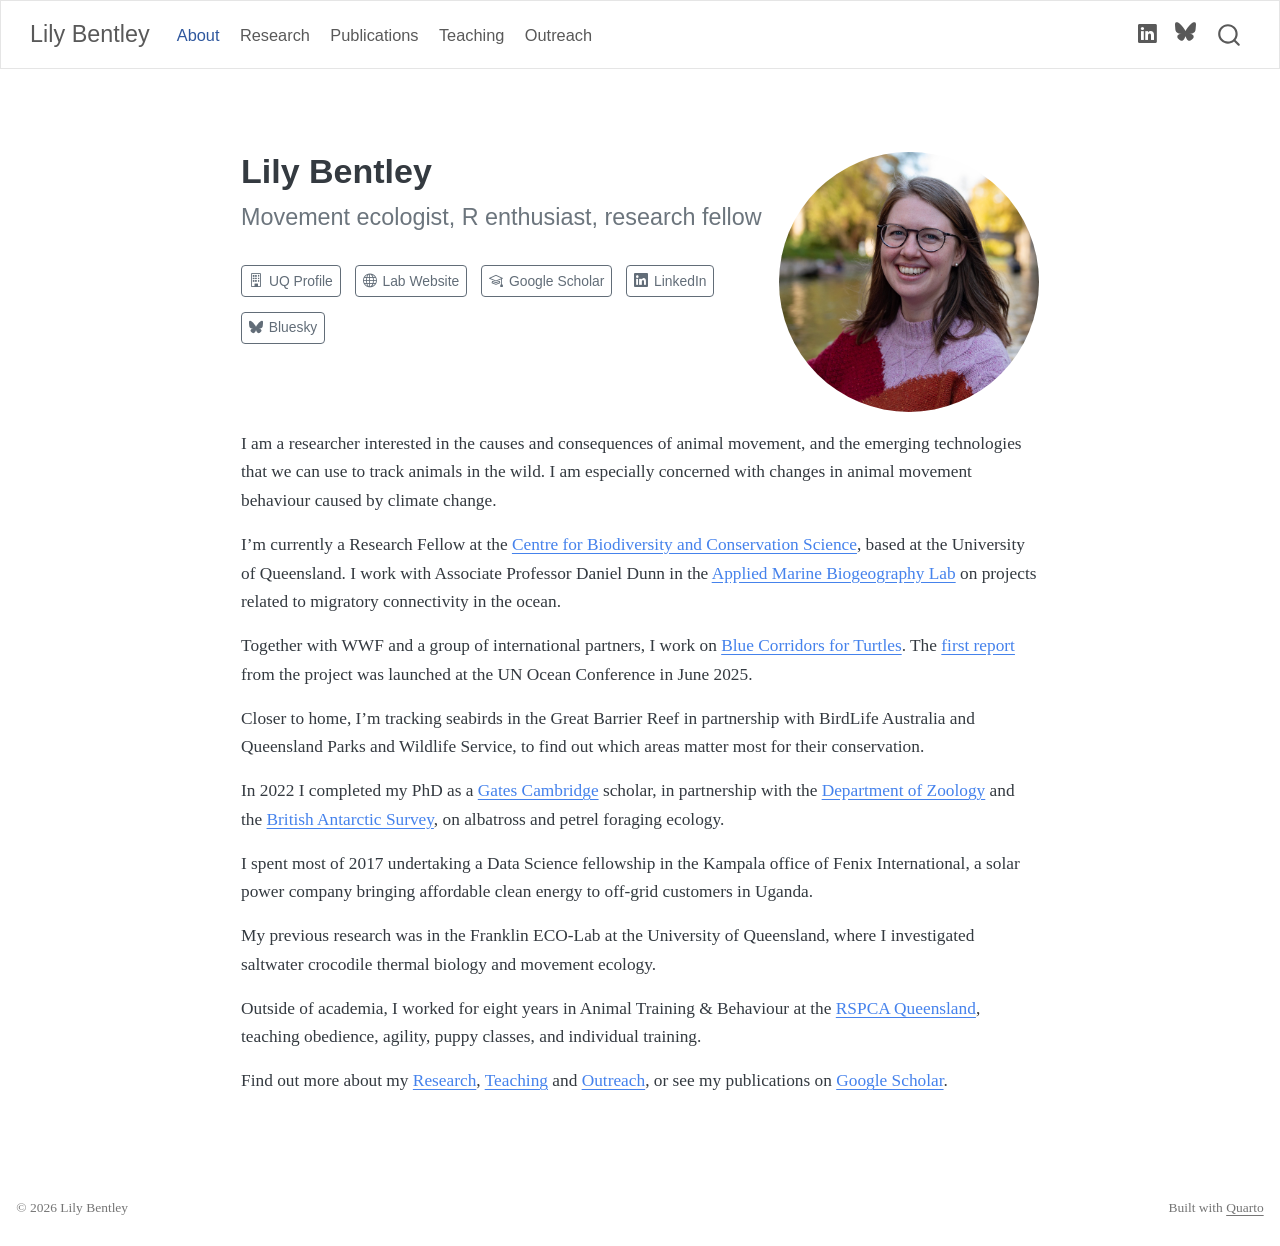
<file: docs/index.html>
<!DOCTYPE html>
<html xmlns="http://www.w3.org/1999/xhtml" lang="en" xml:lang="en"><head>

<meta charset="utf-8">
<meta name="generator" content="quarto-1.10.18">

<meta name="viewport" content="width=device-width, initial-scale=1.0, user-scalable=yes">


<title>Lily Bentley</title>
<style>
/* Default styles provided by pandoc.
** See https://pandoc.org/MANUAL.html#variables-for-html for config info.
*/
span.smallcaps{font-variant: small-caps;}
div.columns{display: flex; gap: 1.5em;}
div.column{flex: auto;}
@media screen {
div.columns{gap: min(4vw, 1.5em);}
div.column{overflow-x: auto;}
}
div.hanging-indent{margin-left: 1.5em; text-indent: -1.5em;}
ul.task-list{list-style: none;}
ul.task-list li input[type="checkbox"] {
  width: 0.8em;
  margin: 0 0.8em 0.2em -1em; /* quarto-specific, see https://github.com/quarto-dev/quarto-cli/issues/4556 */ 
  vertical-align: middle;
}
</style>


<script src="site_libs/quarto-nav/quarto-nav.js"></script>
<script src="site_libs/quarto-nav/headroom.min.js"></script>
<script src="site_libs/clipboard/clipboard.min.js"></script>
<script src="site_libs/quarto-search/autocomplete.umd.js"></script>
<script src="site_libs/quarto-search/fuse.min.js"></script>
<script src="site_libs/quarto-search/quarto-search.js"></script>
<meta name="quarto:offset" content="./">
<script src="site_libs/quarto-html/quarto.js" type="module"></script>
<script src="site_libs/quarto-html/tabsets/tabsets.js" type="module"></script>
<script src="site_libs/quarto-html/popper.min.js"></script>
<script src="site_libs/quarto-html/tippy.umd.min.js"></script>
<link href="site_libs/quarto-html/tippy.css" rel="stylesheet">
<link href="site_libs/quarto-html/quarto-syntax-highlighting-64a204ab8560d761af7679ceaba22944.css" rel="stylesheet" id="quarto-text-highlighting-styles">
<script src="site_libs/bootstrap/bootstrap.min.js"></script>
<link href="site_libs/bootstrap/bootstrap-icons.css" rel="stylesheet">
<link href="site_libs/bootstrap/bootstrap-529c26969d27a2a2473a4b9f3bafd9fb.min.css" rel="stylesheet" append-hash="true" id="quarto-bootstrap" data-mode="light">
<script id="quarto-search-options" type="application/json">{
  "location": "navbar",
  "copy-button": false,
  "collapse-after": 3,
  "panel-placement": "end",
  "type": "overlay",
  "limit": 50,
  "keyboard-shortcut": [
    "f",
    "/",
    "s"
  ],
  "show-item-context": false,
  "language": {
    "search-no-results-text": "No results",
    "search-matching-documents-text": "matching documents",
    "search-copy-link-title": "Copy link to search",
    "search-hide-matches-text": "Hide additional matches",
    "search-more-match-text": "more match in this document",
    "search-more-matches-text": "more matches in this document",
    "search-clear-button-title": "Clear",
    "search-text-placeholder": "",
    "search-detached-cancel-button-title": "Cancel",
    "search-submit-button-title": "Submit",
    "search-label": "Search"
  }
}</script>


<link rel="stylesheet" href="styles.css">
</head>

<body class="nav-fixed fullcontent quarto-light">

<div id="quarto-search-results"></div>
  <header id="quarto-header" class="headroom fixed-top">
    <nav class="navbar navbar-expand-lg " data-bs-theme="dark">
      <div class="navbar-container container-fluid">
      <div class="navbar-brand-container mx-auto">
    <a class="navbar-brand" href="./index.html">
    <span class="navbar-title">Lily Bentley</span>
    </a>
  </div>
            <div id="quarto-search" class="" title="Search"></div>
          <button class="navbar-toggler" type="button" data-bs-toggle="collapse" data-bs-target="#navbarCollapse" aria-controls="navbarCollapse" role="menu" aria-expanded="false" aria-label="Toggle navigation" onclick="if (window.quartoToggleHeadroom) { window.quartoToggleHeadroom(); }">
  <span class="navbar-toggler-icon"></span>
</button>
          <div class="collapse navbar-collapse" id="navbarCollapse">
            <ul class="navbar-nav navbar-nav-scroll me-auto">
  <li class="nav-item">
    <a class="nav-link active" href="./index.html" aria-current="page"> 
<span class="menu-text">About</span></a>
  </li>  
  <li class="nav-item">
    <a class="nav-link" href="./research.html"> 
<span class="menu-text">Research</span></a>
  </li>  
  <li class="nav-item">
    <a class="nav-link" href="https://scholar.google.com/citations?user=ZLBy3hIAAAAJ&amp;hl=en"> 
<span class="menu-text">Publications</span></a>
  </li>  
  <li class="nav-item">
    <a class="nav-link" href="./teaching.html"> 
<span class="menu-text">Teaching</span></a>
  </li>  
  <li class="nav-item">
    <a class="nav-link" href="./outreach.html"> 
<span class="menu-text">Outreach</span></a>
  </li>  
</ul>
            <ul class="navbar-nav navbar-nav-scroll ms-auto">
  <li class="nav-item compact">
    <a class="nav-link" href="https://au.linkedin.com/in/lily-bentley-45000776"> <i class="bi bi-linkedin" role="img" aria-label="LinkedIn">
</i> 
<span class="menu-text"></span></a>
  </li>  
  <li class="nav-item compact">
    <a class="nav-link" href="https://bsky.app/profile/lilybentley.bsky.social"> <i class="bi bi-bluesky" role="img" aria-label="Bluesky">
</i> 
<span class="menu-text"></span></a>
  </li>  
</ul>
          </div> <!-- /navcollapse -->
            <div class="quarto-navbar-tools">
</div>
      </div> <!-- /container-fluid -->
    </nav>
</header>
<!-- content -->
<div id="quarto-content" class="quarto-container page-columns page-rows-contents page-layout-article page-navbar">
<!-- sidebar -->
<!-- margin-sidebar -->
    
<!-- main -->
<main class="content page-columns page-full" id="quarto-document-content">




<div class="quarto-about-solana column-body">
  <div class="about-entity">
    <div class="entity-contents">
      <header id="title-block-header" class="quarto-title-block default">
<div class="quarto-title">
<h1 class="title">Lily Bentley</h1>
<p class="subtitle lead">Movement ecologist, R enthusiast, research fellow</p>
</div>
<div class="quarto-title-meta">
  </div>
</header> <div class="about-links">
  <a href="https://cbcs.centre.uq.edu.au/profile/3189/lily-bentley" class="about-link" rel="" target="">
    <i class="bi bi-building"></i>
     <span class="about-link-text">UQ Profile</span>
  </a>
  <a href="https://www.marinebiogeo.org/the-lab" class="about-link" rel="" target="">
    <i class="bi bi-globe"></i>
     <span class="about-link-text">Lab Website</span>
  </a>
  <a href="https://scholar.google.com/citations?user=ZLBy3hIAAAAJ&amp;hl=en" class="about-link" rel="" target="">
    <i class="bi bi-mortarboard"></i>
     <span class="about-link-text">Google Scholar</span>
  </a>
  <a href="https://au.linkedin.com/in/lily-bentley-45000776" class="about-link" rel="" target="">
    <i class="bi bi-linkedin"></i>
     <span class="about-link-text">LinkedIn</span>
  </a>
  <a href="https://bsky.app/profile/lilybentley.bsky.social" class="about-link" rel="" target="">
    <i class="bi bi-bluesky"></i>
     <span class="about-link-text">Bluesky</span>
  </a>
</div>
      <div class="about-contents"><div id="about-block">
</div></div>
    </div>
    <img src="img/profile.jpg" class="about-image
  round " style="height: 15em; width: 15em;">
  </div>
</div>

<p>I am a researcher interested in the causes and consequences of animal movement, and the emerging technologies that we can use to track animals in the wild. I am especially concerned with changes in animal movement behaviour caused by climate change.</p>
<p>I’m currently a Research Fellow at the <a href="https://cbcs.centre.uq.edu.au/profile/3189/lily-bentley">Centre for Biodiversity and Conservation Science</a>, based at the University of Queensland. I work with Associate Professor Daniel Dunn in the <a href="https://www.marinebiogeo.org/the-lab">Applied Marine Biogeography Lab</a> on projects related to migratory connectivity in the ocean.</p>
<p>Together with WWF and a group of international partners, I work on <a href="https://www.argos-system.org/new-global-initiative-map-blue-corridors-for-turtles/">Blue Corridors for Turtles</a>. The <a href="https://wwfafrica.awsassets.panda.org/downloads/blue-corridors-for-turtles_report.pdf">first report</a> from the project was launched at the UN Ocean Conference in June 2025.</p>
<p>Closer to home, I’m tracking seabirds in the Great Barrier Reef in partnership with BirdLife Australia and Queensland Parks and Wildlife Service, to find out which areas matter most for their conservation.</p>
<p>In 2022 I completed my PhD as a <a href="https://www.gatescambridge.org">Gates Cambridge</a> scholar, in partnership with the <a href="https://www.zoo.cam.ac.uk">Department of Zoology</a> and the <a href="https://www.bas.ac.uk">British Antarctic Survey</a>, on albatross and petrel foraging ecology.</p>
<p>I spent most of 2017 undertaking a Data Science fellowship in the Kampala office of Fenix International, a solar power company bringing affordable clean energy to off-grid customers in Uganda.</p>
<p>My previous research was in the Franklin ECO-Lab at the University of Queensland, where I investigated saltwater crocodile thermal biology and movement ecology.</p>
<p>Outside of academia, I worked for eight years in Animal Training &amp; Behaviour at the <a href="https://www.rspcaqld.org.au">RSPCA Queensland</a>, teaching obedience, agility, puppy classes, and individual training.</p>
<p>Find out more about my <a href="./research.html">Research</a>, <a href="./teaching.html">Teaching</a> and <a href="./outreach.html">Outreach</a>, or see my publications on <a href="https://scholar.google.com/citations?user=ZLBy3hIAAAAJ&amp;hl=en">Google Scholar</a>.</p>




</main> <!-- /main -->
<script id="quarto-html-after-body" type="application/javascript">
  window.document.addEventListener("DOMContentLoaded", function (event) {
    const isCodeAnnotation = (el) => {
      for (const clz of el.classList) {
        if (clz.startsWith('code-annotation-')) {                     
          return true;
        }
      }
      return false;
    }
    const onCopySuccess = function(e) {
      // button target
      const button = e.trigger;
      // don't keep focus
      button.blur();
      // flash "checked"
      button.classList.add('code-copy-button-checked');
      var currentTitle = button.getAttribute("title");
      button.setAttribute("title", "Copied!");
      let tooltip;
      if (window.bootstrap) {
        button.setAttribute("data-bs-toggle", "tooltip");
        button.setAttribute("data-bs-placement", "left");
        button.setAttribute("data-bs-title", "Copied!");
        tooltip = new bootstrap.Tooltip(button, 
          { trigger: "manual", 
            customClass: "code-copy-button-tooltip",
            offset: [0, -8]});
        tooltip.show();    
      }
      setTimeout(function() {
        if (tooltip) {
          tooltip.hide();
          button.removeAttribute("data-bs-title");
          button.removeAttribute("data-bs-toggle");
          button.removeAttribute("data-bs-placement");
        }
        button.setAttribute("title", currentTitle);
        button.classList.remove('code-copy-button-checked');
      }, 1000);
      // clear code selection
      e.clearSelection();
    }
    const getTextToCopy = function(trigger) {
      const outerScaffold = trigger.parentElement.cloneNode(true);
      const codeEl = outerScaffold.querySelector('code');
      for (const childEl of codeEl.children) {
        if (isCodeAnnotation(childEl)) {
          childEl.remove();
        }
      }
      return codeEl.innerText;
    }
    const clipboard = new window.ClipboardJS('.code-copy-button:not([data-in-quarto-modal])', {
      text: getTextToCopy
    });
    clipboard.on('success', onCopySuccess);
    if (window.document.getElementById('quarto-embedded-source-code-modal')) {
      const clipboardModal = new window.ClipboardJS('.code-copy-button[data-in-quarto-modal]', {
        text: getTextToCopy,
        container: window.document.getElementById('quarto-embedded-source-code-modal')
      });
      clipboardModal.on('success', onCopySuccess);
    }
      var localhostRegex = new RegExp(/^(?:http|https):\/\/localhost\:?[0-9]*\//);
      var mailtoRegex = new RegExp(/^mailto:/);
        var filterRegex = new RegExp("https:\/\/lkbentley\.github\.io");
      var isInternal = (href) => {
          return filterRegex.test(href) || localhostRegex.test(href) || mailtoRegex.test(href);
      }
      // Inspect non-navigation links and adorn them if external
     var links = window.document.querySelectorAll('a[href]:not(.nav-link):not(.navbar-brand):not(.toc-action):not(.sidebar-link):not(.sidebar-item-toggle):not(.pagination-link):not(.no-external):not([aria-hidden]):not(.dropdown-item):not(.quarto-navigation-tool):not(.about-link)');
      for (var i=0; i<links.length; i++) {
        const link = links[i];
        if (!isInternal(link.href)) {
          // undo the damage that might have been done by quarto-nav.js in the case of
          // links that we want to consider external
          if (link.dataset.originalHref !== undefined) {
            link.href = link.dataset.originalHref;
          }
            // target, if specified
            link.setAttribute("target", "_blank");
            if (link.getAttribute("rel") === null) {
              link.setAttribute("rel", "noopener");
            }
        }
      }
    function tippyHover(el, contentFn, onTriggerFn, onUntriggerFn) {
      const config = {
        allowHTML: true,
        maxWidth: 500,
        delay: 100,
        arrow: false,
        appendTo: function(el) {
            return el.parentElement;
        },
        interactive: true,
        interactiveBorder: 10,
        theme: 'quarto',
        placement: 'bottom-start',
      };
      if (contentFn) {
        config.content = contentFn;
      }
      if (onTriggerFn) {
        config.onTrigger = onTriggerFn;
      }
      if (onUntriggerFn) {
        config.onUntrigger = onUntriggerFn;
      }
      window.tippy(el, config); 
    }
    const noterefs = window.document.querySelectorAll('a[role="doc-noteref"]');
    for (var i=0; i<noterefs.length; i++) {
      const ref = noterefs[i];
      tippyHover(ref, function() {
        // use id or data attribute instead here
        let href = ref.getAttribute('data-footnote-href') || ref.getAttribute('href');
        try { href = new URL(href).hash; } catch {}
        const id = href.replace(/^#\/?/, "");
        const note = window.document.getElementById(id);
        if (note) {
          return note.innerHTML;
        } else {
          return "";
        }
      });
    }
    const xrefs = window.document.querySelectorAll('a.quarto-xref');
    const processXRef = (id, note) => {
      // Strip column container classes
      const stripColumnClz = (el) => {
        el.classList.remove("page-full", "page-columns");
        if (el.children) {
          for (const child of el.children) {
            stripColumnClz(child);
          }
        }
      }
      stripColumnClz(note)
      if (id === null || id.startsWith('sec-')) {
        // Special case sections, only their first couple elements
        const container = document.createElement("div");
        if (note.children && note.children.length > 2) {
          container.appendChild(note.children[0].cloneNode(true));
          for (let i = 1; i < note.children.length; i++) {
            const child = note.children[i];
            if (child.tagName === "P" && child.innerText === "") {
              continue;
            } else {
              container.appendChild(child.cloneNode(true));
              break;
            }
          }
          if (window.Quarto?.typesetMath) {
            window.Quarto.typesetMath(container);
          }
          return container.innerHTML
        } else {
          if (window.Quarto?.typesetMath) {
            window.Quarto.typesetMath(note);
          }
          return note.innerHTML;
        }
      } else {
        // Remove any anchor links if they are present
        const anchorLink = note.querySelector('a.anchorjs-link');
        if (anchorLink) {
          anchorLink.remove();
        }
        if (window.Quarto?.typesetMath) {
          window.Quarto.typesetMath(note);
        }
        if (note.classList.contains("callout")) {
          return note.outerHTML;
        } else {
          return note.innerHTML;
        }
      }
    }
    for (var i=0; i<xrefs.length; i++) {
      const xref = xrefs[i];
      tippyHover(xref, undefined, function(instance) {
        instance.disable();
        let url = xref.getAttribute('href');
        let hash = undefined; 
        if (url.startsWith('#')) {
          hash = url;
        } else {
          try { hash = new URL(url).hash; } catch {}
        }
        if (hash) {
          const id = hash.replace(/^#\/?/, "");
          const note = window.document.getElementById(id);
          if (note !== null) {
            try {
              const html = processXRef(id, note.cloneNode(true));
              instance.setContent(html);
            } finally {
              instance.enable();
              instance.show();
            }
          } else {
            // See if we can fetch this
            fetch(url.split('#')[0])
            .then(res => res.text())
            .then(html => {
              const parser = new DOMParser();
              const htmlDoc = parser.parseFromString(html, "text/html");
              const note = htmlDoc.getElementById(id);
              if (note !== null) {
                const html = processXRef(id, note);
                instance.setContent(html);
              } 
            }).finally(() => {
              instance.enable();
              instance.show();
            });
          }
        } else {
          // See if we can fetch a full url (with no hash to target)
          // This is a special case and we should probably do some content thinning / targeting
          fetch(url)
          .then(res => res.text())
          .then(html => {
            const parser = new DOMParser();
            const htmlDoc = parser.parseFromString(html, "text/html");
            const note = htmlDoc.querySelector('main.content');
            if (note !== null) {
              // This should only happen for chapter cross references
              // (since there is no id in the URL)
              // remove the first header
              if (note.children.length > 0 && note.children[0].tagName === "HEADER") {
                note.children[0].remove();
              }
              const html = processXRef(null, note);
              instance.setContent(html);
            } 
          }).finally(() => {
            instance.enable();
            instance.show();
          });
        }
      }, function(instance) {
      });
    }
        let selectedAnnoteEl;
        const selectorForAnnotation = ( cell, annotation) => {
          let cellAttr = 'data-code-cell="' + cell + '"';
          let lineAttr = 'data-code-annotation="' +  annotation + '"';
          const selector = 'span[' + cellAttr + '][' + lineAttr + ']';
          return selector;
        }
        const selectCodeLines = (annoteEl) => {
          const doc = window.document;
          const targetCell = annoteEl.getAttribute("data-target-cell");
          const targetAnnotation = annoteEl.getAttribute("data-target-annotation");
          const annoteSpan = window.document.querySelector(selectorForAnnotation(targetCell, targetAnnotation));
          const lines = annoteSpan.getAttribute("data-code-lines").split(",");
          const lineIds = lines.map((line) => {
            return targetCell + "-" + line;
          })
          let top = null;
          let height = null;
          let parent = null;
          if (lineIds.length > 0) {
              //compute the position of the single el (top and bottom and make a div)
              const el = window.document.getElementById(lineIds[0]);
              top = el.offsetTop;
              height = el.offsetHeight;
              parent = el.parentElement.parentElement;
            if (lineIds.length > 1) {
              const lastEl = window.document.getElementById(lineIds[lineIds.length - 1]);
              const bottom = lastEl.offsetTop + lastEl.offsetHeight;
              height = bottom - top;
            }
            if (top !== null && height !== null && parent !== null) {
              // cook up a div (if necessary) and position it 
              let div = window.document.getElementById("code-annotation-line-highlight");
              if (div === null) {
                div = window.document.createElement("div");
                div.setAttribute("id", "code-annotation-line-highlight");
                div.style.position = 'absolute';
                parent.appendChild(div);
              }
              div.style.top = top - 2 + "px";
              div.style.height = height + 4 + "px";
              div.style.left = 0;
              let gutterDiv = window.document.getElementById("code-annotation-line-highlight-gutter");
              if (gutterDiv === null) {
                gutterDiv = window.document.createElement("div");
                gutterDiv.setAttribute("id", "code-annotation-line-highlight-gutter");
                gutterDiv.style.position = 'absolute';
                const codeCell = window.document.getElementById(targetCell);
                const gutter = codeCell.querySelector('.code-annotation-gutter');
                gutter.appendChild(gutterDiv);
              }
              gutterDiv.style.top = top - 2 + "px";
              gutterDiv.style.height = height + 4 + "px";
            }
            selectedAnnoteEl = annoteEl;
          }
        };
        const unselectCodeLines = () => {
          const elementsIds = ["code-annotation-line-highlight", "code-annotation-line-highlight-gutter"];
          elementsIds.forEach((elId) => {
            const div = window.document.getElementById(elId);
            if (div) {
              div.remove();
            }
          });
          selectedAnnoteEl = undefined;
        };
          // Handle positioning of the toggle
      window.addEventListener(
        "resize",
        throttle(() => {
          elRect = undefined;
          if (selectedAnnoteEl) {
            selectCodeLines(selectedAnnoteEl);
          }
        }, 10)
      );
      function throttle(fn, ms) {
      let throttle = false;
      let timer;
        return (...args) => {
          if(!throttle) { // first call gets through
              fn.apply(this, args);
              throttle = true;
          } else { // all the others get throttled
              if(timer) clearTimeout(timer); // cancel #2
              timer = setTimeout(() => {
                fn.apply(this, args);
                timer = throttle = false;
              }, ms);
          }
        };
      }
        // Attach click handler to the DT
        const annoteDls = window.document.querySelectorAll('dt[data-target-cell]');
        for (const annoteDlNode of annoteDls) {
          annoteDlNode.addEventListener('click', (event) => {
            const clickedEl = event.target;
            if (clickedEl !== selectedAnnoteEl) {
              unselectCodeLines();
              const activeEl = window.document.querySelector('dt[data-target-cell].code-annotation-active');
              if (activeEl) {
                activeEl.classList.remove('code-annotation-active');
              }
              selectCodeLines(clickedEl);
              clickedEl.classList.add('code-annotation-active');
            } else {
              // Unselect the line
              unselectCodeLines();
              clickedEl.classList.remove('code-annotation-active');
            }
          });
        }
    const findCites = (el) => {
      const parentEl = el.parentElement;
      if (parentEl) {
        const cites = parentEl.dataset.cites;
        if (cites) {
          return {
            el,
            cites: cites.split(' ')
          };
        } else {
          return findCites(el.parentElement)
        }
      } else {
        return undefined;
      }
    };
    var bibliorefs = window.document.querySelectorAll('a[role="doc-biblioref"]');
    for (var i=0; i<bibliorefs.length; i++) {
      const ref = bibliorefs[i];
      const citeInfo = findCites(ref);
      if (citeInfo) {
        tippyHover(citeInfo.el, function() {
          var popup = window.document.createElement('div');
          citeInfo.cites.forEach(function(cite) {
            var citeDiv = window.document.createElement('div');
            citeDiv.classList.add('hanging-indent');
            citeDiv.classList.add('csl-entry');
            var biblioDiv = window.document.getElementById('ref-' + cite);
            if (biblioDiv) {
              citeDiv.innerHTML = biblioDiv.innerHTML;
            }
            popup.appendChild(citeDiv);
          });
          return popup.innerHTML;
        });
      }
    }
  });
  </script>
</div> <!-- /content -->
<footer class="footer">
  <div class="nav-footer">
    <div class="nav-footer-left">
<p>© 2026 Lily Bentley</p>
</div>   
    <div class="nav-footer-center">
      &nbsp;
    </div>
    <div class="nav-footer-right">
<p>Built with <a href="https://quarto.org">Quarto</a></p>
</div>
  </div>
</footer>




</body></html>
</file>
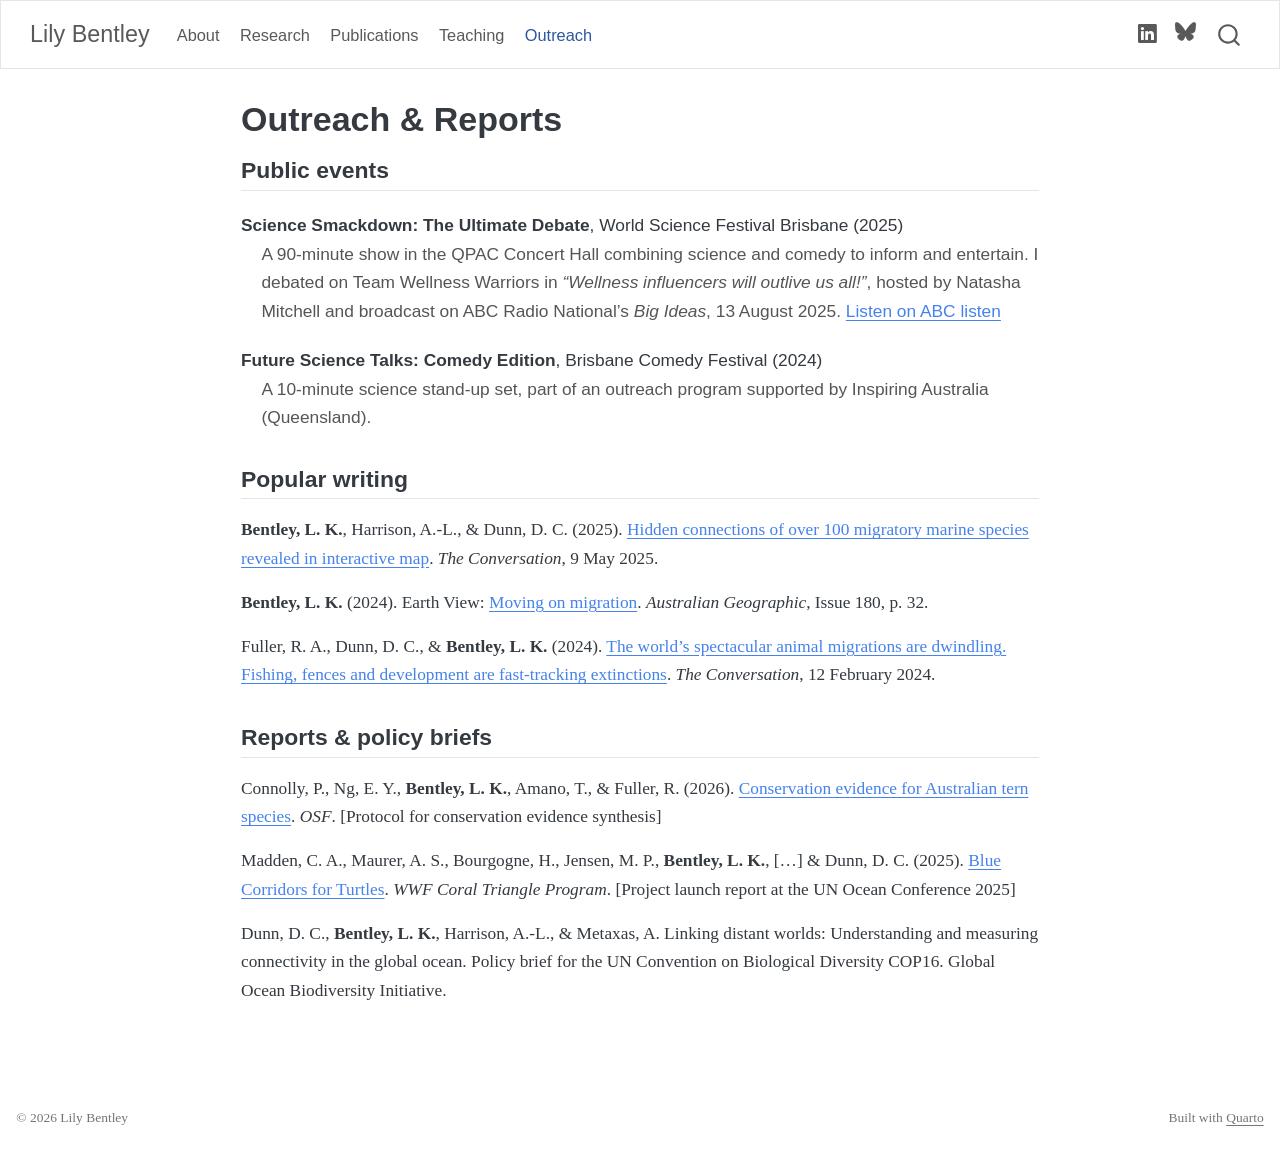
<file: docs/outreach.html>
<!DOCTYPE html>
<html xmlns="http://www.w3.org/1999/xhtml" lang="en" xml:lang="en"><head>

<meta charset="utf-8">
<meta name="generator" content="quarto-1.10.18">

<meta name="viewport" content="width=device-width, initial-scale=1.0, user-scalable=yes">


<title>Outreach &amp; Reports – Lily Bentley</title>
<style>
/* Default styles provided by pandoc.
** See https://pandoc.org/MANUAL.html#variables-for-html for config info.
*/
span.smallcaps{font-variant: small-caps;}
div.columns{display: flex; gap: 1.5em;}
div.column{flex: auto;}
@media screen {
div.columns{gap: min(4vw, 1.5em);}
div.column{overflow-x: auto;}
}
div.hanging-indent{margin-left: 1.5em; text-indent: -1.5em;}
ul.task-list{list-style: none;}
ul.task-list li input[type="checkbox"] {
  width: 0.8em;
  margin: 0 0.8em 0.2em -1em; /* quarto-specific, see https://github.com/quarto-dev/quarto-cli/issues/4556 */ 
  vertical-align: middle;
}
</style>


<script src="site_libs/quarto-nav/quarto-nav.js"></script>
<script src="site_libs/quarto-nav/headroom.min.js"></script>
<script src="site_libs/clipboard/clipboard.min.js"></script>
<script src="site_libs/quarto-search/autocomplete.umd.js"></script>
<script src="site_libs/quarto-search/fuse.min.js"></script>
<script src="site_libs/quarto-search/quarto-search.js"></script>
<meta name="quarto:offset" content="./">
<script src="site_libs/quarto-html/quarto.js" type="module"></script>
<script src="site_libs/quarto-html/tabsets/tabsets.js" type="module"></script>
<script src="site_libs/quarto-html/popper.min.js"></script>
<script src="site_libs/quarto-html/tippy.umd.min.js"></script>
<script src="site_libs/quarto-html/anchor.min.js"></script>
<link href="site_libs/quarto-html/tippy.css" rel="stylesheet">
<link href="site_libs/quarto-html/quarto-syntax-highlighting-64a204ab8560d761af7679ceaba22944.css" rel="stylesheet" id="quarto-text-highlighting-styles">
<script src="site_libs/bootstrap/bootstrap.min.js"></script>
<link href="site_libs/bootstrap/bootstrap-icons.css" rel="stylesheet">
<link href="site_libs/bootstrap/bootstrap-529c26969d27a2a2473a4b9f3bafd9fb.min.css" rel="stylesheet" append-hash="true" id="quarto-bootstrap" data-mode="light">
<script id="quarto-search-options" type="application/json">{
  "location": "navbar",
  "copy-button": false,
  "collapse-after": 3,
  "panel-placement": "end",
  "type": "overlay",
  "limit": 50,
  "keyboard-shortcut": [
    "f",
    "/",
    "s"
  ],
  "show-item-context": false,
  "language": {
    "search-no-results-text": "No results",
    "search-matching-documents-text": "matching documents",
    "search-copy-link-title": "Copy link to search",
    "search-hide-matches-text": "Hide additional matches",
    "search-more-match-text": "more match in this document",
    "search-more-matches-text": "more matches in this document",
    "search-clear-button-title": "Clear",
    "search-text-placeholder": "",
    "search-detached-cancel-button-title": "Cancel",
    "search-submit-button-title": "Submit",
    "search-label": "Search"
  }
}</script>


<link rel="stylesheet" href="styles.css">
</head>

<body class="nav-fixed fullcontent quarto-light">

<div id="quarto-search-results"></div>
  <header id="quarto-header" class="headroom fixed-top">
    <nav class="navbar navbar-expand-lg " data-bs-theme="dark">
      <div class="navbar-container container-fluid">
      <div class="navbar-brand-container mx-auto">
    <a class="navbar-brand" href="./index.html">
    <span class="navbar-title">Lily Bentley</span>
    </a>
  </div>
            <div id="quarto-search" class="" title="Search"></div>
          <button class="navbar-toggler" type="button" data-bs-toggle="collapse" data-bs-target="#navbarCollapse" aria-controls="navbarCollapse" role="menu" aria-expanded="false" aria-label="Toggle navigation" onclick="if (window.quartoToggleHeadroom) { window.quartoToggleHeadroom(); }">
  <span class="navbar-toggler-icon"></span>
</button>
          <div class="collapse navbar-collapse" id="navbarCollapse">
            <ul class="navbar-nav navbar-nav-scroll me-auto">
  <li class="nav-item">
    <a class="nav-link" href="./index.html"> 
<span class="menu-text">About</span></a>
  </li>  
  <li class="nav-item">
    <a class="nav-link" href="./research.html"> 
<span class="menu-text">Research</span></a>
  </li>  
  <li class="nav-item">
    <a class="nav-link" href="https://scholar.google.com/citations?user=ZLBy3hIAAAAJ&amp;hl=en"> 
<span class="menu-text">Publications</span></a>
  </li>  
  <li class="nav-item">
    <a class="nav-link" href="./teaching.html"> 
<span class="menu-text">Teaching</span></a>
  </li>  
  <li class="nav-item">
    <a class="nav-link active" href="./outreach.html" aria-current="page"> 
<span class="menu-text">Outreach</span></a>
  </li>  
</ul>
            <ul class="navbar-nav navbar-nav-scroll ms-auto">
  <li class="nav-item compact">
    <a class="nav-link" href="https://au.linkedin.com/in/lily-bentley-45000776"> <i class="bi bi-linkedin" role="img" aria-label="LinkedIn">
</i> 
<span class="menu-text"></span></a>
  </li>  
  <li class="nav-item compact">
    <a class="nav-link" href="https://bsky.app/profile/lilybentley.bsky.social"> <i class="bi bi-bluesky" role="img" aria-label="Bluesky">
</i> 
<span class="menu-text"></span></a>
  </li>  
</ul>
          </div> <!-- /navcollapse -->
            <div class="quarto-navbar-tools">
</div>
      </div> <!-- /container-fluid -->
    </nav>
</header>
<!-- content -->
<div id="quarto-content" class="quarto-container page-columns page-rows-contents page-layout-article page-navbar">
<!-- sidebar -->
<!-- margin-sidebar -->
    
<!-- main -->
<main class="content" id="quarto-document-content">

<header id="title-block-header" class="quarto-title-block default">
<div class="quarto-title">
<h1 class="title">Outreach &amp; Reports</h1>
</div>



<div class="quarto-title-meta">

    
  
    
  </div>
  


</header>


<section id="public-events" class="level2">
<h2 class="anchored" data-anchor-id="public-events">Public events</h2>
<dl>
<dt><strong>Science Smackdown: The Ultimate Debate</strong>, World Science Festival Brisbane (2025)</dt>
<dd>
A 90-minute show in the QPAC Concert Hall combining science and comedy to inform and entertain. I debated on Team Wellness Warriors in <em>“Wellness influencers will outlive us all!”</em>, hosted by Natasha Mitchell and broadcast on ABC Radio National’s <em>Big Ideas</em>, 13 August 2025. <a href="https://www.abc.net.au/listen/programs/bigideas/wellness-influencers-debate-world-science-festival-brisbane/105588530">Listen on ABC listen</a>
</dd>
<dt><strong>Future Science Talks: Comedy Edition</strong>, Brisbane Comedy Festival (2024)</dt>
<dd>
A 10-minute science stand-up set, part of an outreach program supported by Inspiring Australia (Queensland).
</dd>
</dl>
</section>
<section id="popular-writing" class="level2">
<h2 class="anchored" data-anchor-id="popular-writing">Popular writing</h2>
<p><strong>Bentley, L. K.</strong>, Harrison, A.-L., &amp; Dunn, D. C. (2025). <a href="https://theconversation.com/hidden-connections-of-more-than-100-migratory-marine-species-revealed-in-interactive-map-255972">Hidden connections of over 100 migratory marine species revealed in interactive map</a>. <em>The Conversation</em>, 9 May 2025.</p>
<p><strong>Bentley, L. K.</strong> (2024). Earth View: <a href="https://www.australiangeographic.com.au/topics/opinion-and-analysis/2024/05/opinion-moving-on-migration/">Moving on migration</a>. <em>Australian Geographic</em>, Issue 180, p.&nbsp;32.</p>
<p>Fuller, R. A., Dunn, D. C., &amp; <strong>Bentley, L. K.</strong> (2024). <a href="https://theconversation.com/the-worlds-spectacular-animal-migrations-are-dwindling-fishing-fences-and-development-are-fast-tracking-extinctions-222986">The world’s spectacular animal migrations are dwindling. Fishing, fences and development are fast-tracking extinctions</a>. <em>The Conversation</em>, 12 February 2024.</p>
</section>
<section id="reports-policy-briefs" class="level2">
<h2 class="anchored" data-anchor-id="reports-policy-briefs">Reports &amp; policy briefs</h2>
<p>Connolly, P., Ng, E. Y., <strong>Bentley, L. K.</strong>, Amano, T., &amp; Fuller, R. (2026). <a href="https://osf.io/v7hbk/">Conservation evidence for Australian tern species</a>. <em>OSF</em>. [Protocol for conservation evidence synthesis]</p>
<p>Madden, C. A., Maurer, A. S., Bourgogne, H., Jensen, M. P., <strong>Bentley, L. K.</strong>, […] &amp; Dunn, D. C. (2025). <a href="https://wwfafrica.awsassets.panda.org/downloads/blue-corridors-for-turtles_report.pdf">Blue Corridors for Turtles</a>. <em>WWF Coral Triangle Program</em>. [Project launch report at the UN Ocean Conference 2025]</p>
<p>Dunn, D. C., <strong>Bentley, L. K.</strong>, Harrison, A.-L., &amp; Metaxas, A. Linking distant worlds: Understanding and measuring connectivity in the global ocean. Policy brief for the UN Convention on Biological Diversity COP16. Global Ocean Biodiversity Initiative.</p>


</section>

</main> <!-- /main -->
<script id="quarto-html-after-body" type="application/javascript">
  window.document.addEventListener("DOMContentLoaded", function (event) {
    const icon = "";
    const anchorJS = new window.AnchorJS();
    anchorJS.options = {
      placement: 'right',
      icon: icon
    };
    anchorJS.add('.anchored');
    const isCodeAnnotation = (el) => {
      for (const clz of el.classList) {
        if (clz.startsWith('code-annotation-')) {                     
          return true;
        }
      }
      return false;
    }
    const onCopySuccess = function(e) {
      // button target
      const button = e.trigger;
      // don't keep focus
      button.blur();
      // flash "checked"
      button.classList.add('code-copy-button-checked');
      var currentTitle = button.getAttribute("title");
      button.setAttribute("title", "Copied!");
      let tooltip;
      if (window.bootstrap) {
        button.setAttribute("data-bs-toggle", "tooltip");
        button.setAttribute("data-bs-placement", "left");
        button.setAttribute("data-bs-title", "Copied!");
        tooltip = new bootstrap.Tooltip(button, 
          { trigger: "manual", 
            customClass: "code-copy-button-tooltip",
            offset: [0, -8]});
        tooltip.show();    
      }
      setTimeout(function() {
        if (tooltip) {
          tooltip.hide();
          button.removeAttribute("data-bs-title");
          button.removeAttribute("data-bs-toggle");
          button.removeAttribute("data-bs-placement");
        }
        button.setAttribute("title", currentTitle);
        button.classList.remove('code-copy-button-checked');
      }, 1000);
      // clear code selection
      e.clearSelection();
    }
    const getTextToCopy = function(trigger) {
      const outerScaffold = trigger.parentElement.cloneNode(true);
      const codeEl = outerScaffold.querySelector('code');
      for (const childEl of codeEl.children) {
        if (isCodeAnnotation(childEl)) {
          childEl.remove();
        }
      }
      return codeEl.innerText;
    }
    const clipboard = new window.ClipboardJS('.code-copy-button:not([data-in-quarto-modal])', {
      text: getTextToCopy
    });
    clipboard.on('success', onCopySuccess);
    if (window.document.getElementById('quarto-embedded-source-code-modal')) {
      const clipboardModal = new window.ClipboardJS('.code-copy-button[data-in-quarto-modal]', {
        text: getTextToCopy,
        container: window.document.getElementById('quarto-embedded-source-code-modal')
      });
      clipboardModal.on('success', onCopySuccess);
    }
      var localhostRegex = new RegExp(/^(?:http|https):\/\/localhost\:?[0-9]*\//);
      var mailtoRegex = new RegExp(/^mailto:/);
        var filterRegex = new RegExp("https:\/\/lkbentley\.github\.io");
      var isInternal = (href) => {
          return filterRegex.test(href) || localhostRegex.test(href) || mailtoRegex.test(href);
      }
      // Inspect non-navigation links and adorn them if external
     var links = window.document.querySelectorAll('a[href]:not(.nav-link):not(.navbar-brand):not(.toc-action):not(.sidebar-link):not(.sidebar-item-toggle):not(.pagination-link):not(.no-external):not([aria-hidden]):not(.dropdown-item):not(.quarto-navigation-tool):not(.about-link)');
      for (var i=0; i<links.length; i++) {
        const link = links[i];
        if (!isInternal(link.href)) {
          // undo the damage that might have been done by quarto-nav.js in the case of
          // links that we want to consider external
          if (link.dataset.originalHref !== undefined) {
            link.href = link.dataset.originalHref;
          }
            // target, if specified
            link.setAttribute("target", "_blank");
            if (link.getAttribute("rel") === null) {
              link.setAttribute("rel", "noopener");
            }
        }
      }
    function tippyHover(el, contentFn, onTriggerFn, onUntriggerFn) {
      const config = {
        allowHTML: true,
        maxWidth: 500,
        delay: 100,
        arrow: false,
        appendTo: function(el) {
            return el.parentElement;
        },
        interactive: true,
        interactiveBorder: 10,
        theme: 'quarto',
        placement: 'bottom-start',
      };
      if (contentFn) {
        config.content = contentFn;
      }
      if (onTriggerFn) {
        config.onTrigger = onTriggerFn;
      }
      if (onUntriggerFn) {
        config.onUntrigger = onUntriggerFn;
      }
      window.tippy(el, config); 
    }
    const noterefs = window.document.querySelectorAll('a[role="doc-noteref"]');
    for (var i=0; i<noterefs.length; i++) {
      const ref = noterefs[i];
      tippyHover(ref, function() {
        // use id or data attribute instead here
        let href = ref.getAttribute('data-footnote-href') || ref.getAttribute('href');
        try { href = new URL(href).hash; } catch {}
        const id = href.replace(/^#\/?/, "");
        const note = window.document.getElementById(id);
        if (note) {
          return note.innerHTML;
        } else {
          return "";
        }
      });
    }
    const xrefs = window.document.querySelectorAll('a.quarto-xref');
    const processXRef = (id, note) => {
      // Strip column container classes
      const stripColumnClz = (el) => {
        el.classList.remove("page-full", "page-columns");
        if (el.children) {
          for (const child of el.children) {
            stripColumnClz(child);
          }
        }
      }
      stripColumnClz(note)
      if (id === null || id.startsWith('sec-')) {
        // Special case sections, only their first couple elements
        const container = document.createElement("div");
        if (note.children && note.children.length > 2) {
          container.appendChild(note.children[0].cloneNode(true));
          for (let i = 1; i < note.children.length; i++) {
            const child = note.children[i];
            if (child.tagName === "P" && child.innerText === "") {
              continue;
            } else {
              container.appendChild(child.cloneNode(true));
              break;
            }
          }
          if (window.Quarto?.typesetMath) {
            window.Quarto.typesetMath(container);
          }
          return container.innerHTML
        } else {
          if (window.Quarto?.typesetMath) {
            window.Quarto.typesetMath(note);
          }
          return note.innerHTML;
        }
      } else {
        // Remove any anchor links if they are present
        const anchorLink = note.querySelector('a.anchorjs-link');
        if (anchorLink) {
          anchorLink.remove();
        }
        if (window.Quarto?.typesetMath) {
          window.Quarto.typesetMath(note);
        }
        if (note.classList.contains("callout")) {
          return note.outerHTML;
        } else {
          return note.innerHTML;
        }
      }
    }
    for (var i=0; i<xrefs.length; i++) {
      const xref = xrefs[i];
      tippyHover(xref, undefined, function(instance) {
        instance.disable();
        let url = xref.getAttribute('href');
        let hash = undefined; 
        if (url.startsWith('#')) {
          hash = url;
        } else {
          try { hash = new URL(url).hash; } catch {}
        }
        if (hash) {
          const id = hash.replace(/^#\/?/, "");
          const note = window.document.getElementById(id);
          if (note !== null) {
            try {
              const html = processXRef(id, note.cloneNode(true));
              instance.setContent(html);
            } finally {
              instance.enable();
              instance.show();
            }
          } else {
            // See if we can fetch this
            fetch(url.split('#')[0])
            .then(res => res.text())
            .then(html => {
              const parser = new DOMParser();
              const htmlDoc = parser.parseFromString(html, "text/html");
              const note = htmlDoc.getElementById(id);
              if (note !== null) {
                const html = processXRef(id, note);
                instance.setContent(html);
              } 
            }).finally(() => {
              instance.enable();
              instance.show();
            });
          }
        } else {
          // See if we can fetch a full url (with no hash to target)
          // This is a special case and we should probably do some content thinning / targeting
          fetch(url)
          .then(res => res.text())
          .then(html => {
            const parser = new DOMParser();
            const htmlDoc = parser.parseFromString(html, "text/html");
            const note = htmlDoc.querySelector('main.content');
            if (note !== null) {
              // This should only happen for chapter cross references
              // (since there is no id in the URL)
              // remove the first header
              if (note.children.length > 0 && note.children[0].tagName === "HEADER") {
                note.children[0].remove();
              }
              const html = processXRef(null, note);
              instance.setContent(html);
            } 
          }).finally(() => {
            instance.enable();
            instance.show();
          });
        }
      }, function(instance) {
      });
    }
        let selectedAnnoteEl;
        const selectorForAnnotation = ( cell, annotation) => {
          let cellAttr = 'data-code-cell="' + cell + '"';
          let lineAttr = 'data-code-annotation="' +  annotation + '"';
          const selector = 'span[' + cellAttr + '][' + lineAttr + ']';
          return selector;
        }
        const selectCodeLines = (annoteEl) => {
          const doc = window.document;
          const targetCell = annoteEl.getAttribute("data-target-cell");
          const targetAnnotation = annoteEl.getAttribute("data-target-annotation");
          const annoteSpan = window.document.querySelector(selectorForAnnotation(targetCell, targetAnnotation));
          const lines = annoteSpan.getAttribute("data-code-lines").split(",");
          const lineIds = lines.map((line) => {
            return targetCell + "-" + line;
          })
          let top = null;
          let height = null;
          let parent = null;
          if (lineIds.length > 0) {
              //compute the position of the single el (top and bottom and make a div)
              const el = window.document.getElementById(lineIds[0]);
              top = el.offsetTop;
              height = el.offsetHeight;
              parent = el.parentElement.parentElement;
            if (lineIds.length > 1) {
              const lastEl = window.document.getElementById(lineIds[lineIds.length - 1]);
              const bottom = lastEl.offsetTop + lastEl.offsetHeight;
              height = bottom - top;
            }
            if (top !== null && height !== null && parent !== null) {
              // cook up a div (if necessary) and position it 
              let div = window.document.getElementById("code-annotation-line-highlight");
              if (div === null) {
                div = window.document.createElement("div");
                div.setAttribute("id", "code-annotation-line-highlight");
                div.style.position = 'absolute';
                parent.appendChild(div);
              }
              div.style.top = top - 2 + "px";
              div.style.height = height + 4 + "px";
              div.style.left = 0;
              let gutterDiv = window.document.getElementById("code-annotation-line-highlight-gutter");
              if (gutterDiv === null) {
                gutterDiv = window.document.createElement("div");
                gutterDiv.setAttribute("id", "code-annotation-line-highlight-gutter");
                gutterDiv.style.position = 'absolute';
                const codeCell = window.document.getElementById(targetCell);
                const gutter = codeCell.querySelector('.code-annotation-gutter');
                gutter.appendChild(gutterDiv);
              }
              gutterDiv.style.top = top - 2 + "px";
              gutterDiv.style.height = height + 4 + "px";
            }
            selectedAnnoteEl = annoteEl;
          }
        };
        const unselectCodeLines = () => {
          const elementsIds = ["code-annotation-line-highlight", "code-annotation-line-highlight-gutter"];
          elementsIds.forEach((elId) => {
            const div = window.document.getElementById(elId);
            if (div) {
              div.remove();
            }
          });
          selectedAnnoteEl = undefined;
        };
          // Handle positioning of the toggle
      window.addEventListener(
        "resize",
        throttle(() => {
          elRect = undefined;
          if (selectedAnnoteEl) {
            selectCodeLines(selectedAnnoteEl);
          }
        }, 10)
      );
      function throttle(fn, ms) {
      let throttle = false;
      let timer;
        return (...args) => {
          if(!throttle) { // first call gets through
              fn.apply(this, args);
              throttle = true;
          } else { // all the others get throttled
              if(timer) clearTimeout(timer); // cancel #2
              timer = setTimeout(() => {
                fn.apply(this, args);
                timer = throttle = false;
              }, ms);
          }
        };
      }
        // Attach click handler to the DT
        const annoteDls = window.document.querySelectorAll('dt[data-target-cell]');
        for (const annoteDlNode of annoteDls) {
          annoteDlNode.addEventListener('click', (event) => {
            const clickedEl = event.target;
            if (clickedEl !== selectedAnnoteEl) {
              unselectCodeLines();
              const activeEl = window.document.querySelector('dt[data-target-cell].code-annotation-active');
              if (activeEl) {
                activeEl.classList.remove('code-annotation-active');
              }
              selectCodeLines(clickedEl);
              clickedEl.classList.add('code-annotation-active');
            } else {
              // Unselect the line
              unselectCodeLines();
              clickedEl.classList.remove('code-annotation-active');
            }
          });
        }
    const findCites = (el) => {
      const parentEl = el.parentElement;
      if (parentEl) {
        const cites = parentEl.dataset.cites;
        if (cites) {
          return {
            el,
            cites: cites.split(' ')
          };
        } else {
          return findCites(el.parentElement)
        }
      } else {
        return undefined;
      }
    };
    var bibliorefs = window.document.querySelectorAll('a[role="doc-biblioref"]');
    for (var i=0; i<bibliorefs.length; i++) {
      const ref = bibliorefs[i];
      const citeInfo = findCites(ref);
      if (citeInfo) {
        tippyHover(citeInfo.el, function() {
          var popup = window.document.createElement('div');
          citeInfo.cites.forEach(function(cite) {
            var citeDiv = window.document.createElement('div');
            citeDiv.classList.add('hanging-indent');
            citeDiv.classList.add('csl-entry');
            var biblioDiv = window.document.getElementById('ref-' + cite);
            if (biblioDiv) {
              citeDiv.innerHTML = biblioDiv.innerHTML;
            }
            popup.appendChild(citeDiv);
          });
          return popup.innerHTML;
        });
      }
    }
  });
  </script>
</div> <!-- /content -->
<footer class="footer">
  <div class="nav-footer">
    <div class="nav-footer-left">
<p>© 2026 Lily Bentley</p>
</div>   
    <div class="nav-footer-center">
      &nbsp;
    </div>
    <div class="nav-footer-right">
<p>Built with <a href="https://quarto.org">Quarto</a></p>
</div>
  </div>
</footer>




</body></html>
</file>
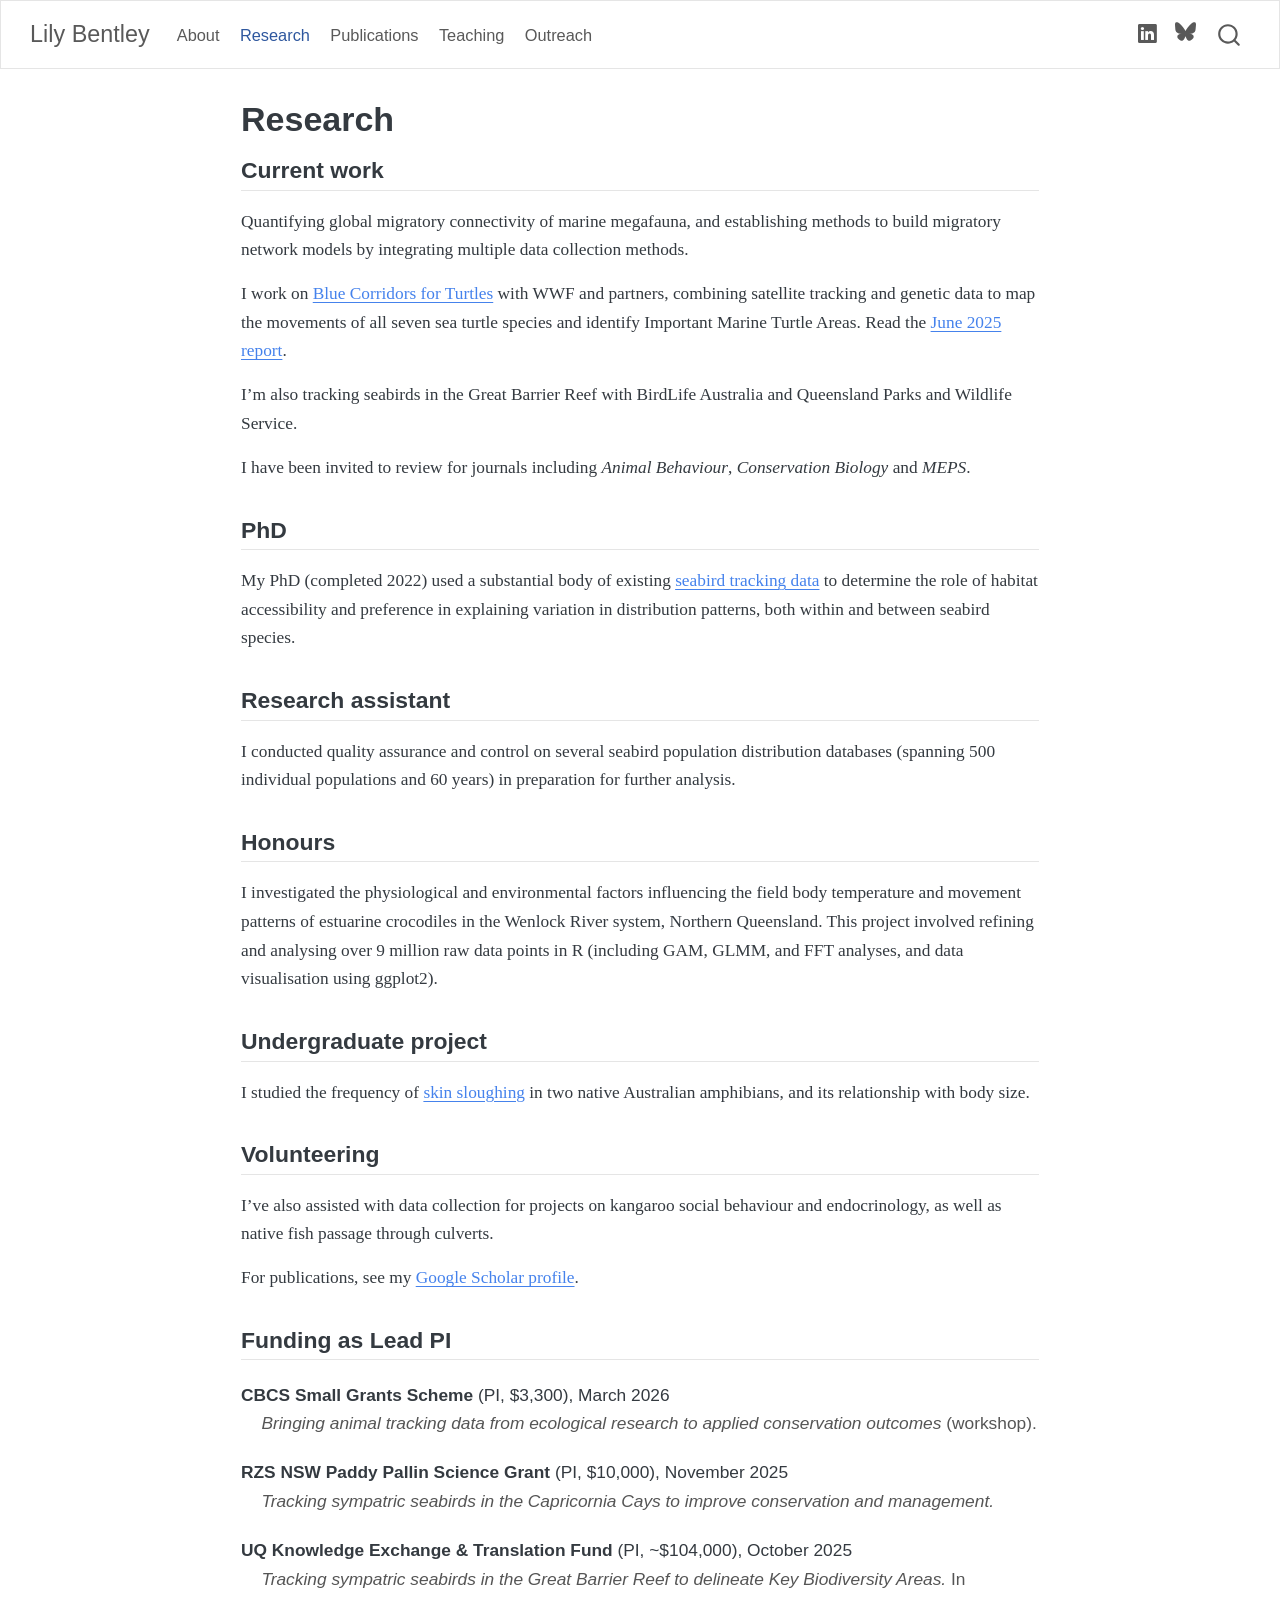
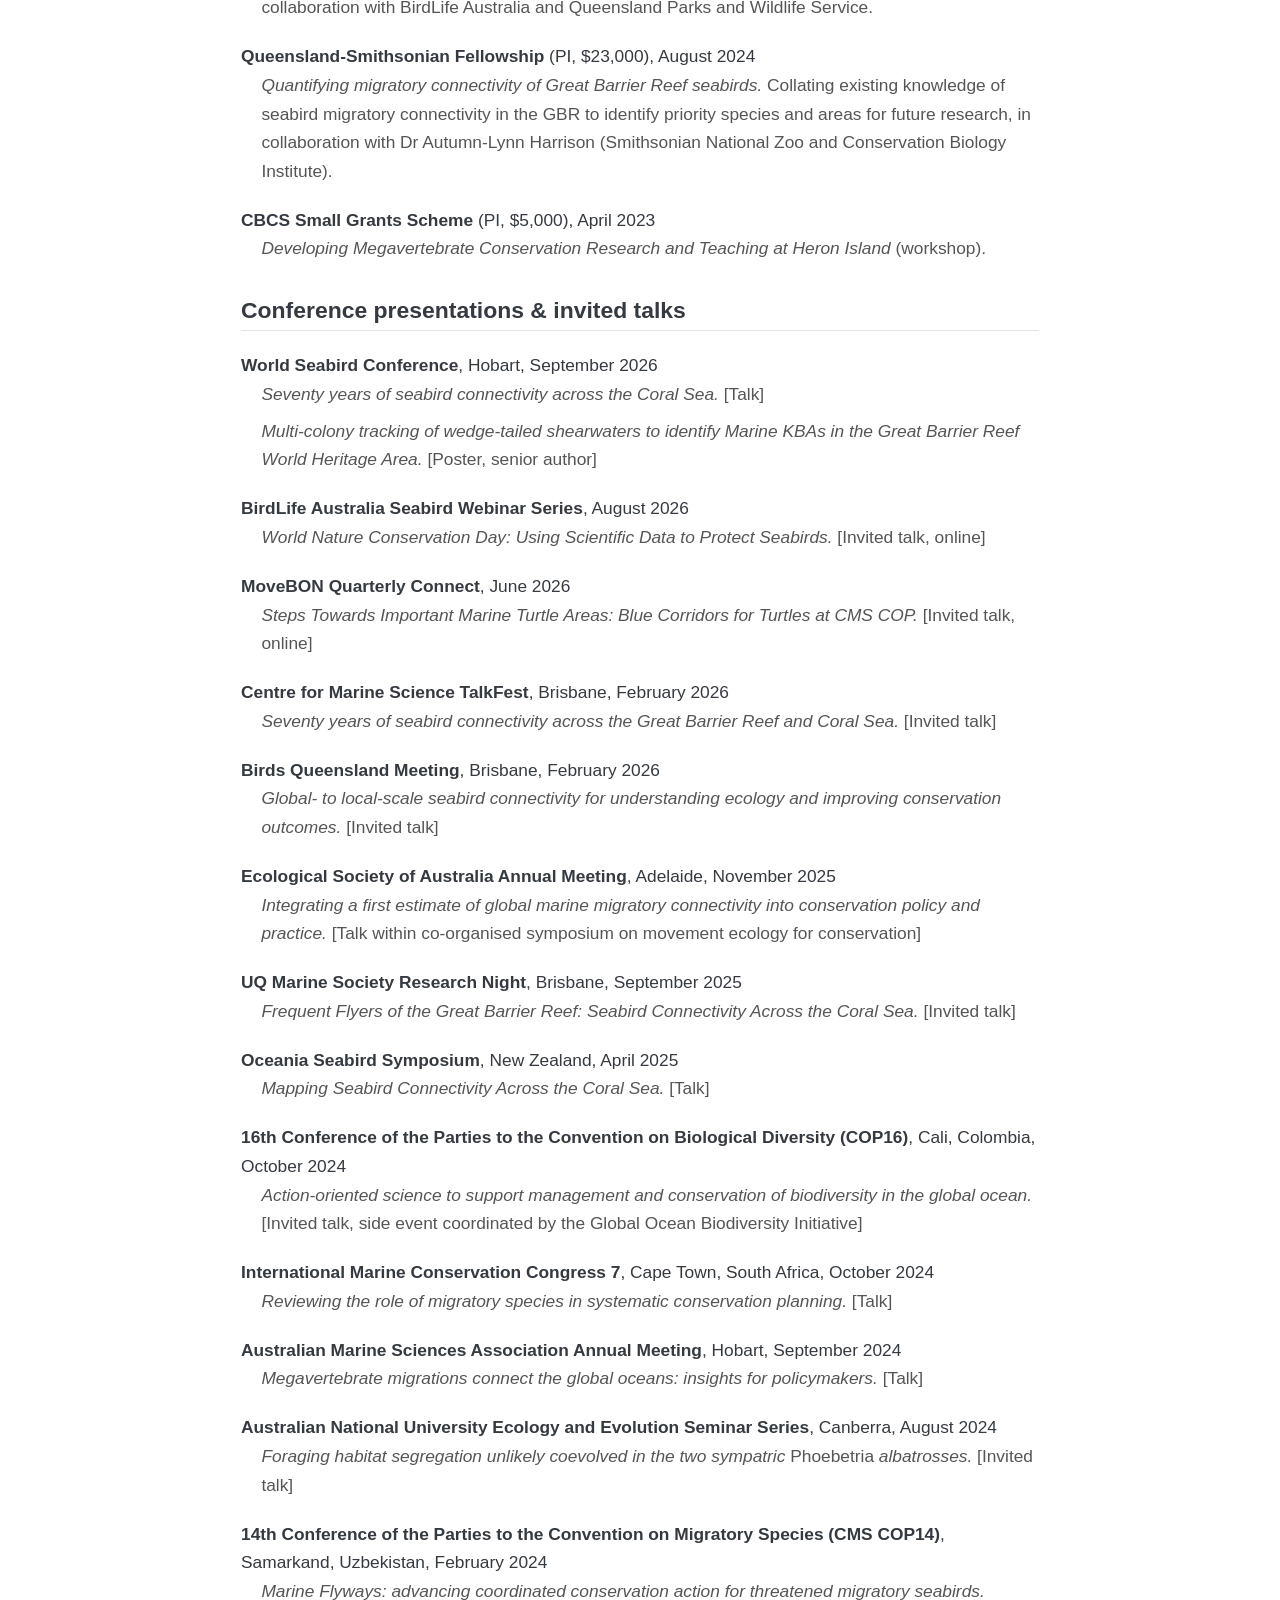
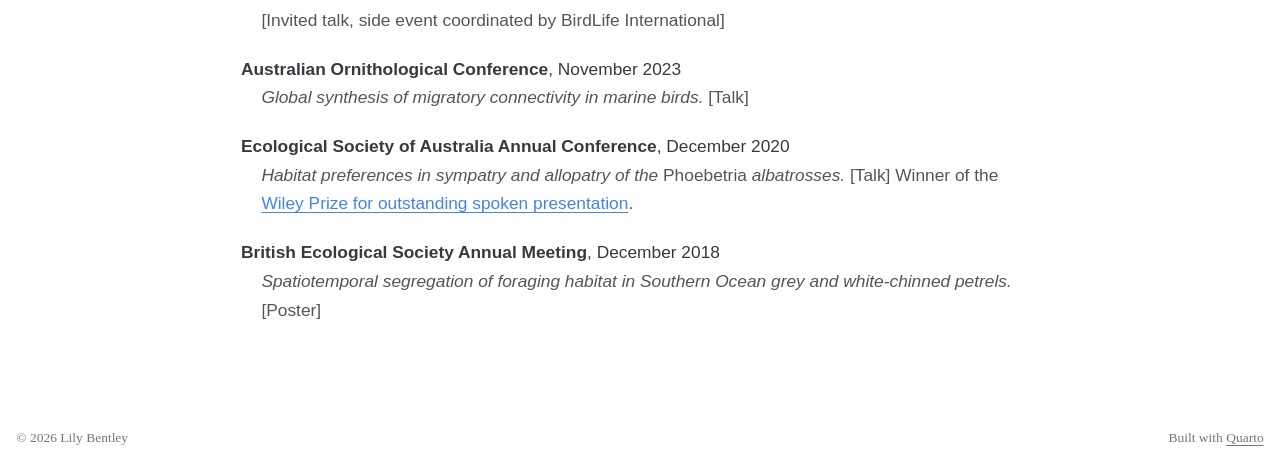
<file: docs/research.html>
<!DOCTYPE html>
<html xmlns="http://www.w3.org/1999/xhtml" lang="en" xml:lang="en"><head>

<meta charset="utf-8">
<meta name="generator" content="quarto-1.10.18">

<meta name="viewport" content="width=device-width, initial-scale=1.0, user-scalable=yes">


<title>Research – Lily Bentley</title>
<style>
/* Default styles provided by pandoc.
** See https://pandoc.org/MANUAL.html#variables-for-html for config info.
*/
span.smallcaps{font-variant: small-caps;}
div.columns{display: flex; gap: 1.5em;}
div.column{flex: auto;}
@media screen {
div.columns{gap: min(4vw, 1.5em);}
div.column{overflow-x: auto;}
}
div.hanging-indent{margin-left: 1.5em; text-indent: -1.5em;}
ul.task-list{list-style: none;}
ul.task-list li input[type="checkbox"] {
  width: 0.8em;
  margin: 0 0.8em 0.2em -1em; /* quarto-specific, see https://github.com/quarto-dev/quarto-cli/issues/4556 */ 
  vertical-align: middle;
}
</style>


<script src="site_libs/quarto-nav/quarto-nav.js"></script>
<script src="site_libs/quarto-nav/headroom.min.js"></script>
<script src="site_libs/clipboard/clipboard.min.js"></script>
<script src="site_libs/quarto-search/autocomplete.umd.js"></script>
<script src="site_libs/quarto-search/fuse.min.js"></script>
<script src="site_libs/quarto-search/quarto-search.js"></script>
<meta name="quarto:offset" content="./">
<script src="site_libs/quarto-html/quarto.js" type="module"></script>
<script src="site_libs/quarto-html/tabsets/tabsets.js" type="module"></script>
<script src="site_libs/quarto-html/popper.min.js"></script>
<script src="site_libs/quarto-html/tippy.umd.min.js"></script>
<script src="site_libs/quarto-html/anchor.min.js"></script>
<link href="site_libs/quarto-html/tippy.css" rel="stylesheet">
<link href="site_libs/quarto-html/quarto-syntax-highlighting-64a204ab8560d761af7679ceaba22944.css" rel="stylesheet" id="quarto-text-highlighting-styles">
<script src="site_libs/bootstrap/bootstrap.min.js"></script>
<link href="site_libs/bootstrap/bootstrap-icons.css" rel="stylesheet">
<link href="site_libs/bootstrap/bootstrap-529c26969d27a2a2473a4b9f3bafd9fb.min.css" rel="stylesheet" append-hash="true" id="quarto-bootstrap" data-mode="light">
<script id="quarto-search-options" type="application/json">{
  "location": "navbar",
  "copy-button": false,
  "collapse-after": 3,
  "panel-placement": "end",
  "type": "overlay",
  "limit": 50,
  "keyboard-shortcut": [
    "f",
    "/",
    "s"
  ],
  "show-item-context": false,
  "language": {
    "search-no-results-text": "No results",
    "search-matching-documents-text": "matching documents",
    "search-copy-link-title": "Copy link to search",
    "search-hide-matches-text": "Hide additional matches",
    "search-more-match-text": "more match in this document",
    "search-more-matches-text": "more matches in this document",
    "search-clear-button-title": "Clear",
    "search-text-placeholder": "",
    "search-detached-cancel-button-title": "Cancel",
    "search-submit-button-title": "Submit",
    "search-label": "Search"
  }
}</script>


<link rel="stylesheet" href="styles.css">
</head>

<body class="nav-fixed fullcontent quarto-light">

<div id="quarto-search-results"></div>
  <header id="quarto-header" class="headroom fixed-top">
    <nav class="navbar navbar-expand-lg " data-bs-theme="dark">
      <div class="navbar-container container-fluid">
      <div class="navbar-brand-container mx-auto">
    <a class="navbar-brand" href="./index.html">
    <span class="navbar-title">Lily Bentley</span>
    </a>
  </div>
            <div id="quarto-search" class="" title="Search"></div>
          <button class="navbar-toggler" type="button" data-bs-toggle="collapse" data-bs-target="#navbarCollapse" aria-controls="navbarCollapse" role="menu" aria-expanded="false" aria-label="Toggle navigation" onclick="if (window.quartoToggleHeadroom) { window.quartoToggleHeadroom(); }">
  <span class="navbar-toggler-icon"></span>
</button>
          <div class="collapse navbar-collapse" id="navbarCollapse">
            <ul class="navbar-nav navbar-nav-scroll me-auto">
  <li class="nav-item">
    <a class="nav-link" href="./index.html"> 
<span class="menu-text">About</span></a>
  </li>  
  <li class="nav-item">
    <a class="nav-link active" href="./research.html" aria-current="page"> 
<span class="menu-text">Research</span></a>
  </li>  
  <li class="nav-item">
    <a class="nav-link" href="https://scholar.google.com/citations?user=ZLBy3hIAAAAJ&amp;hl=en"> 
<span class="menu-text">Publications</span></a>
  </li>  
  <li class="nav-item">
    <a class="nav-link" href="./teaching.html"> 
<span class="menu-text">Teaching</span></a>
  </li>  
  <li class="nav-item">
    <a class="nav-link" href="./outreach.html"> 
<span class="menu-text">Outreach</span></a>
  </li>  
</ul>
            <ul class="navbar-nav navbar-nav-scroll ms-auto">
  <li class="nav-item compact">
    <a class="nav-link" href="https://au.linkedin.com/in/lily-bentley-45000776"> <i class="bi bi-linkedin" role="img" aria-label="LinkedIn">
</i> 
<span class="menu-text"></span></a>
  </li>  
  <li class="nav-item compact">
    <a class="nav-link" href="https://bsky.app/profile/lilybentley.bsky.social"> <i class="bi bi-bluesky" role="img" aria-label="Bluesky">
</i> 
<span class="menu-text"></span></a>
  </li>  
</ul>
          </div> <!-- /navcollapse -->
            <div class="quarto-navbar-tools">
</div>
      </div> <!-- /container-fluid -->
    </nav>
</header>
<!-- content -->
<div id="quarto-content" class="quarto-container page-columns page-rows-contents page-layout-article page-navbar">
<!-- sidebar -->
<!-- margin-sidebar -->
    
<!-- main -->
<main class="content" id="quarto-document-content">

<header id="title-block-header" class="quarto-title-block default">
<div class="quarto-title">
<h1 class="title">Research</h1>
</div>



<div class="quarto-title-meta">

    
  
    
  </div>
  


</header>


<section id="current-work" class="level2">
<h2 class="anchored" data-anchor-id="current-work">Current work</h2>
<p>Quantifying global migratory connectivity of marine megafauna, and establishing methods to build migratory network models by integrating multiple data collection methods.</p>
<p>I work on <a href="https://www.argos-system.org/new-global-initiative-map-blue-corridors-for-turtles/">Blue Corridors for Turtles</a> with WWF and partners, combining satellite tracking and genetic data to map the movements of all seven sea turtle species and identify Important Marine Turtle Areas. Read the <a href="https://wwfafrica.awsassets.panda.org/downloads/blue-corridors-for-turtles_report.pdf">June 2025 report</a>.</p>
<p>I’m also tracking seabirds in the Great Barrier Reef with BirdLife Australia and Queensland Parks and Wildlife Service.</p>
<p>I have been invited to review for journals including <em>Animal Behaviour</em>, <em>Conservation Biology</em> and <em>MEPS</em>.</p>
</section>
<section id="phd" class="level2">
<h2 class="anchored" data-anchor-id="phd">PhD</h2>
<p>My PhD (completed 2022) used a substantial body of existing <a href="https://www.seabirdtracking.org">seabird tracking data</a> to determine the role of habitat accessibility and preference in explaining variation in distribution patterns, both within and between seabird species.</p>
</section>
<section id="research-assistant" class="level2">
<h2 class="anchored" data-anchor-id="research-assistant">Research assistant</h2>
<p>I conducted quality assurance and control on several seabird population distribution databases (spanning 500 individual populations and 60 years) in preparation for further analysis.</p>
</section>
<section id="honours" class="level2">
<h2 class="anchored" data-anchor-id="honours">Honours</h2>
<p>I investigated the physiological and environmental factors influencing the field body temperature and movement patterns of estuarine crocodiles in the Wenlock River system, Northern Queensland. This project involved refining and analysing over 9 million raw data points in R (including GAM, GLMM, and FFT analyses, and data visualisation using ggplot2).</p>
</section>
<section id="undergraduate-project" class="level2">
<h2 class="anchored" data-anchor-id="undergraduate-project">Undergraduate project</h2>
<p>I studied the frequency of <a href="https://www.youtube.com/watch?v=sfGbbovgsdQ">skin sloughing</a> in two native Australian amphibians, and its relationship with body size.</p>
</section>
<section id="volunteering" class="level2">
<h2 class="anchored" data-anchor-id="volunteering">Volunteering</h2>
<p>I’ve also assisted with data collection for projects on kangaroo social behaviour and endocrinology, as well as native fish passage through culverts.</p>
<p>For publications, see my <a href="https://scholar.google.com/citations?user=ZLBy3hIAAAAJ&amp;hl=en">Google Scholar profile</a>.</p>
</section>
<section id="funding-as-lead-pi" class="level2">
<h2 class="anchored" data-anchor-id="funding-as-lead-pi">Funding as Lead PI</h2>
<dl>
<dt><strong>CBCS Small Grants Scheme</strong> (PI, $3,300), March 2026</dt>
<dd>
<em>Bringing animal tracking data from ecological research to applied conservation outcomes</em> (workshop).
</dd>
<dt><strong>RZS NSW Paddy Pallin Science Grant</strong> (PI, $10,000), November 2025</dt>
<dd>
<em>Tracking sympatric seabirds in the Capricornia Cays to improve conservation and management.</em>
</dd>
<dt><strong>UQ Knowledge Exchange &amp; Translation Fund</strong> (PI, ~$104,000), October 2025</dt>
<dd>
<em>Tracking sympatric seabirds in the Great Barrier Reef to delineate Key Biodiversity Areas.</em> In collaboration with BirdLife Australia and Queensland Parks and Wildlife Service.
</dd>
<dt><strong>Queensland-Smithsonian Fellowship</strong> (PI, $23,000), August 2024</dt>
<dd>
<em>Quantifying migratory connectivity of Great Barrier Reef seabirds.</em> Collating existing knowledge of seabird migratory connectivity in the GBR to identify priority species and areas for future research, in collaboration with Dr Autumn-Lynn Harrison (Smithsonian National Zoo and Conservation Biology Institute).
</dd>
<dt><strong>CBCS Small Grants Scheme</strong> (PI, $5,000), April 2023</dt>
<dd>
<em>Developing Megavertebrate Conservation Research and Teaching at Heron Island</em> (workshop).
</dd>
</dl>
</section>
<section id="conference-presentations-invited-talks" class="level2">
<h2 class="anchored" data-anchor-id="conference-presentations-invited-talks">Conference presentations &amp; invited talks</h2>
<dl>
<dt><strong>World Seabird Conference</strong>, Hobart, September 2026</dt>
<dd>
<em>Seventy years of seabird connectivity across the Coral Sea.</em> [Talk]
</dd>
<dd>
<em>Multi-colony tracking of wedge-tailed shearwaters to identify Marine KBAs in the Great Barrier Reef World Heritage Area.</em> [Poster, senior author]
</dd>
<dt><strong>BirdLife Australia Seabird Webinar Series</strong>, August 2026</dt>
<dd>
<em>World Nature Conservation Day: Using Scientific Data to Protect Seabirds.</em> [Invited talk, online]
</dd>
<dt><strong>MoveBON Quarterly Connect</strong>, June 2026</dt>
<dd>
<em>Steps Towards Important Marine Turtle Areas: Blue Corridors for Turtles at CMS COP.</em> [Invited talk, online]
</dd>
<dt><strong>Centre for Marine Science TalkFest</strong>, Brisbane, February 2026</dt>
<dd>
<em>Seventy years of seabird connectivity across the Great Barrier Reef and Coral Sea.</em> [Invited talk]
</dd>
<dt><strong>Birds Queensland Meeting</strong>, Brisbane, February 2026</dt>
<dd>
<em>Global- to local-scale seabird connectivity for understanding ecology and improving conservation outcomes.</em> [Invited talk]
</dd>
<dt><strong>Ecological Society of Australia Annual Meeting</strong>, Adelaide, November 2025</dt>
<dd>
<em>Integrating a first estimate of global marine migratory connectivity into conservation policy and practice.</em> [Talk within co-organised symposium on movement ecology for conservation]
</dd>
<dt><strong>UQ Marine Society Research Night</strong>, Brisbane, September 2025</dt>
<dd>
<em>Frequent Flyers of the Great Barrier Reef: Seabird Connectivity Across the Coral Sea.</em> [Invited talk]
</dd>
<dt><strong>Oceania Seabird Symposium</strong>, New Zealand, April 2025</dt>
<dd>
<em>Mapping Seabird Connectivity Across the Coral Sea.</em> [Talk]
</dd>
<dt><strong>16th Conference of the Parties to the Convention on Biological Diversity (COP16)</strong>, Cali, Colombia, October 2024</dt>
<dd>
<em>Action-oriented science to support management and conservation of biodiversity in the global ocean.</em> [Invited talk, side event coordinated by the Global Ocean Biodiversity Initiative]
</dd>
<dt><strong>International Marine Conservation Congress 7</strong>, Cape Town, South Africa, October 2024</dt>
<dd>
<em>Reviewing the role of migratory species in systematic conservation planning.</em> [Talk]
</dd>
<dt><strong>Australian Marine Sciences Association Annual Meeting</strong>, Hobart, September 2024</dt>
<dd>
<em>Megavertebrate migrations connect the global oceans: insights for policymakers.</em> [Talk]
</dd>
<dt><strong>Australian National University Ecology and Evolution Seminar Series</strong>, Canberra, August 2024</dt>
<dd>
<em>Foraging habitat segregation unlikely coevolved in the two sympatric</em> Phoebetria <em>albatrosses.</em> [Invited talk]
</dd>
<dt><strong>14th Conference of the Parties to the Convention on Migratory Species (CMS COP14)</strong>, Samarkand, Uzbekistan, February 2024</dt>
<dd>
<em>Marine Flyways: advancing coordinated conservation action for threatened migratory seabirds.</em> [Invited talk, side event coordinated by BirdLife International]
</dd>
<dt><strong>Australian Ornithological Conference</strong>, November 2023</dt>
<dd>
<em>Global synthesis of migratory connectivity in marine birds.</em> [Talk]
</dd>
<dt><strong>Ecological Society of Australia Annual Conference</strong>, December 2020</dt>
<dd>
<em>Habitat preferences in sympatry and allopatry of the</em> Phoebetria <em>albatrosses.</em> [Talk] Winner of the <a href="https://www.ecolsoc.org.au/news/esa2020-student-prize-winners/">Wiley Prize for outstanding spoken presentation</a>.
</dd>
<dt><strong>British Ecological Society Annual Meeting</strong>, December 2018</dt>
<dd>
<em>Spatiotemporal segregation of foraging habitat in Southern Ocean grey and white-chinned petrels.</em> [Poster]
</dd>
</dl>


</section>

</main> <!-- /main -->
<script id="quarto-html-after-body" type="application/javascript">
  window.document.addEventListener("DOMContentLoaded", function (event) {
    const icon = "";
    const anchorJS = new window.AnchorJS();
    anchorJS.options = {
      placement: 'right',
      icon: icon
    };
    anchorJS.add('.anchored');
    const isCodeAnnotation = (el) => {
      for (const clz of el.classList) {
        if (clz.startsWith('code-annotation-')) {                     
          return true;
        }
      }
      return false;
    }
    const onCopySuccess = function(e) {
      // button target
      const button = e.trigger;
      // don't keep focus
      button.blur();
      // flash "checked"
      button.classList.add('code-copy-button-checked');
      var currentTitle = button.getAttribute("title");
      button.setAttribute("title", "Copied!");
      let tooltip;
      if (window.bootstrap) {
        button.setAttribute("data-bs-toggle", "tooltip");
        button.setAttribute("data-bs-placement", "left");
        button.setAttribute("data-bs-title", "Copied!");
        tooltip = new bootstrap.Tooltip(button, 
          { trigger: "manual", 
            customClass: "code-copy-button-tooltip",
            offset: [0, -8]});
        tooltip.show();    
      }
      setTimeout(function() {
        if (tooltip) {
          tooltip.hide();
          button.removeAttribute("data-bs-title");
          button.removeAttribute("data-bs-toggle");
          button.removeAttribute("data-bs-placement");
        }
        button.setAttribute("title", currentTitle);
        button.classList.remove('code-copy-button-checked');
      }, 1000);
      // clear code selection
      e.clearSelection();
    }
    const getTextToCopy = function(trigger) {
      const outerScaffold = trigger.parentElement.cloneNode(true);
      const codeEl = outerScaffold.querySelector('code');
      for (const childEl of codeEl.children) {
        if (isCodeAnnotation(childEl)) {
          childEl.remove();
        }
      }
      return codeEl.innerText;
    }
    const clipboard = new window.ClipboardJS('.code-copy-button:not([data-in-quarto-modal])', {
      text: getTextToCopy
    });
    clipboard.on('success', onCopySuccess);
    if (window.document.getElementById('quarto-embedded-source-code-modal')) {
      const clipboardModal = new window.ClipboardJS('.code-copy-button[data-in-quarto-modal]', {
        text: getTextToCopy,
        container: window.document.getElementById('quarto-embedded-source-code-modal')
      });
      clipboardModal.on('success', onCopySuccess);
    }
      var localhostRegex = new RegExp(/^(?:http|https):\/\/localhost\:?[0-9]*\//);
      var mailtoRegex = new RegExp(/^mailto:/);
        var filterRegex = new RegExp("https:\/\/lkbentley\.github\.io");
      var isInternal = (href) => {
          return filterRegex.test(href) || localhostRegex.test(href) || mailtoRegex.test(href);
      }
      // Inspect non-navigation links and adorn them if external
     var links = window.document.querySelectorAll('a[href]:not(.nav-link):not(.navbar-brand):not(.toc-action):not(.sidebar-link):not(.sidebar-item-toggle):not(.pagination-link):not(.no-external):not([aria-hidden]):not(.dropdown-item):not(.quarto-navigation-tool):not(.about-link)');
      for (var i=0; i<links.length; i++) {
        const link = links[i];
        if (!isInternal(link.href)) {
          // undo the damage that might have been done by quarto-nav.js in the case of
          // links that we want to consider external
          if (link.dataset.originalHref !== undefined) {
            link.href = link.dataset.originalHref;
          }
            // target, if specified
            link.setAttribute("target", "_blank");
            if (link.getAttribute("rel") === null) {
              link.setAttribute("rel", "noopener");
            }
        }
      }
    function tippyHover(el, contentFn, onTriggerFn, onUntriggerFn) {
      const config = {
        allowHTML: true,
        maxWidth: 500,
        delay: 100,
        arrow: false,
        appendTo: function(el) {
            return el.parentElement;
        },
        interactive: true,
        interactiveBorder: 10,
        theme: 'quarto',
        placement: 'bottom-start',
      };
      if (contentFn) {
        config.content = contentFn;
      }
      if (onTriggerFn) {
        config.onTrigger = onTriggerFn;
      }
      if (onUntriggerFn) {
        config.onUntrigger = onUntriggerFn;
      }
      window.tippy(el, config); 
    }
    const noterefs = window.document.querySelectorAll('a[role="doc-noteref"]');
    for (var i=0; i<noterefs.length; i++) {
      const ref = noterefs[i];
      tippyHover(ref, function() {
        // use id or data attribute instead here
        let href = ref.getAttribute('data-footnote-href') || ref.getAttribute('href');
        try { href = new URL(href).hash; } catch {}
        const id = href.replace(/^#\/?/, "");
        const note = window.document.getElementById(id);
        if (note) {
          return note.innerHTML;
        } else {
          return "";
        }
      });
    }
    const xrefs = window.document.querySelectorAll('a.quarto-xref');
    const processXRef = (id, note) => {
      // Strip column container classes
      const stripColumnClz = (el) => {
        el.classList.remove("page-full", "page-columns");
        if (el.children) {
          for (const child of el.children) {
            stripColumnClz(child);
          }
        }
      }
      stripColumnClz(note)
      if (id === null || id.startsWith('sec-')) {
        // Special case sections, only their first couple elements
        const container = document.createElement("div");
        if (note.children && note.children.length > 2) {
          container.appendChild(note.children[0].cloneNode(true));
          for (let i = 1; i < note.children.length; i++) {
            const child = note.children[i];
            if (child.tagName === "P" && child.innerText === "") {
              continue;
            } else {
              container.appendChild(child.cloneNode(true));
              break;
            }
          }
          if (window.Quarto?.typesetMath) {
            window.Quarto.typesetMath(container);
          }
          return container.innerHTML
        } else {
          if (window.Quarto?.typesetMath) {
            window.Quarto.typesetMath(note);
          }
          return note.innerHTML;
        }
      } else {
        // Remove any anchor links if they are present
        const anchorLink = note.querySelector('a.anchorjs-link');
        if (anchorLink) {
          anchorLink.remove();
        }
        if (window.Quarto?.typesetMath) {
          window.Quarto.typesetMath(note);
        }
        if (note.classList.contains("callout")) {
          return note.outerHTML;
        } else {
          return note.innerHTML;
        }
      }
    }
    for (var i=0; i<xrefs.length; i++) {
      const xref = xrefs[i];
      tippyHover(xref, undefined, function(instance) {
        instance.disable();
        let url = xref.getAttribute('href');
        let hash = undefined; 
        if (url.startsWith('#')) {
          hash = url;
        } else {
          try { hash = new URL(url).hash; } catch {}
        }
        if (hash) {
          const id = hash.replace(/^#\/?/, "");
          const note = window.document.getElementById(id);
          if (note !== null) {
            try {
              const html = processXRef(id, note.cloneNode(true));
              instance.setContent(html);
            } finally {
              instance.enable();
              instance.show();
            }
          } else {
            // See if we can fetch this
            fetch(url.split('#')[0])
            .then(res => res.text())
            .then(html => {
              const parser = new DOMParser();
              const htmlDoc = parser.parseFromString(html, "text/html");
              const note = htmlDoc.getElementById(id);
              if (note !== null) {
                const html = processXRef(id, note);
                instance.setContent(html);
              } 
            }).finally(() => {
              instance.enable();
              instance.show();
            });
          }
        } else {
          // See if we can fetch a full url (with no hash to target)
          // This is a special case and we should probably do some content thinning / targeting
          fetch(url)
          .then(res => res.text())
          .then(html => {
            const parser = new DOMParser();
            const htmlDoc = parser.parseFromString(html, "text/html");
            const note = htmlDoc.querySelector('main.content');
            if (note !== null) {
              // This should only happen for chapter cross references
              // (since there is no id in the URL)
              // remove the first header
              if (note.children.length > 0 && note.children[0].tagName === "HEADER") {
                note.children[0].remove();
              }
              const html = processXRef(null, note);
              instance.setContent(html);
            } 
          }).finally(() => {
            instance.enable();
            instance.show();
          });
        }
      }, function(instance) {
      });
    }
        let selectedAnnoteEl;
        const selectorForAnnotation = ( cell, annotation) => {
          let cellAttr = 'data-code-cell="' + cell + '"';
          let lineAttr = 'data-code-annotation="' +  annotation + '"';
          const selector = 'span[' + cellAttr + '][' + lineAttr + ']';
          return selector;
        }
        const selectCodeLines = (annoteEl) => {
          const doc = window.document;
          const targetCell = annoteEl.getAttribute("data-target-cell");
          const targetAnnotation = annoteEl.getAttribute("data-target-annotation");
          const annoteSpan = window.document.querySelector(selectorForAnnotation(targetCell, targetAnnotation));
          const lines = annoteSpan.getAttribute("data-code-lines").split(",");
          const lineIds = lines.map((line) => {
            return targetCell + "-" + line;
          })
          let top = null;
          let height = null;
          let parent = null;
          if (lineIds.length > 0) {
              //compute the position of the single el (top and bottom and make a div)
              const el = window.document.getElementById(lineIds[0]);
              top = el.offsetTop;
              height = el.offsetHeight;
              parent = el.parentElement.parentElement;
            if (lineIds.length > 1) {
              const lastEl = window.document.getElementById(lineIds[lineIds.length - 1]);
              const bottom = lastEl.offsetTop + lastEl.offsetHeight;
              height = bottom - top;
            }
            if (top !== null && height !== null && parent !== null) {
              // cook up a div (if necessary) and position it 
              let div = window.document.getElementById("code-annotation-line-highlight");
              if (div === null) {
                div = window.document.createElement("div");
                div.setAttribute("id", "code-annotation-line-highlight");
                div.style.position = 'absolute';
                parent.appendChild(div);
              }
              div.style.top = top - 2 + "px";
              div.style.height = height + 4 + "px";
              div.style.left = 0;
              let gutterDiv = window.document.getElementById("code-annotation-line-highlight-gutter");
              if (gutterDiv === null) {
                gutterDiv = window.document.createElement("div");
                gutterDiv.setAttribute("id", "code-annotation-line-highlight-gutter");
                gutterDiv.style.position = 'absolute';
                const codeCell = window.document.getElementById(targetCell);
                const gutter = codeCell.querySelector('.code-annotation-gutter');
                gutter.appendChild(gutterDiv);
              }
              gutterDiv.style.top = top - 2 + "px";
              gutterDiv.style.height = height + 4 + "px";
            }
            selectedAnnoteEl = annoteEl;
          }
        };
        const unselectCodeLines = () => {
          const elementsIds = ["code-annotation-line-highlight", "code-annotation-line-highlight-gutter"];
          elementsIds.forEach((elId) => {
            const div = window.document.getElementById(elId);
            if (div) {
              div.remove();
            }
          });
          selectedAnnoteEl = undefined;
        };
          // Handle positioning of the toggle
      window.addEventListener(
        "resize",
        throttle(() => {
          elRect = undefined;
          if (selectedAnnoteEl) {
            selectCodeLines(selectedAnnoteEl);
          }
        }, 10)
      );
      function throttle(fn, ms) {
      let throttle = false;
      let timer;
        return (...args) => {
          if(!throttle) { // first call gets through
              fn.apply(this, args);
              throttle = true;
          } else { // all the others get throttled
              if(timer) clearTimeout(timer); // cancel #2
              timer = setTimeout(() => {
                fn.apply(this, args);
                timer = throttle = false;
              }, ms);
          }
        };
      }
        // Attach click handler to the DT
        const annoteDls = window.document.querySelectorAll('dt[data-target-cell]');
        for (const annoteDlNode of annoteDls) {
          annoteDlNode.addEventListener('click', (event) => {
            const clickedEl = event.target;
            if (clickedEl !== selectedAnnoteEl) {
              unselectCodeLines();
              const activeEl = window.document.querySelector('dt[data-target-cell].code-annotation-active');
              if (activeEl) {
                activeEl.classList.remove('code-annotation-active');
              }
              selectCodeLines(clickedEl);
              clickedEl.classList.add('code-annotation-active');
            } else {
              // Unselect the line
              unselectCodeLines();
              clickedEl.classList.remove('code-annotation-active');
            }
          });
        }
    const findCites = (el) => {
      const parentEl = el.parentElement;
      if (parentEl) {
        const cites = parentEl.dataset.cites;
        if (cites) {
          return {
            el,
            cites: cites.split(' ')
          };
        } else {
          return findCites(el.parentElement)
        }
      } else {
        return undefined;
      }
    };
    var bibliorefs = window.document.querySelectorAll('a[role="doc-biblioref"]');
    for (var i=0; i<bibliorefs.length; i++) {
      const ref = bibliorefs[i];
      const citeInfo = findCites(ref);
      if (citeInfo) {
        tippyHover(citeInfo.el, function() {
          var popup = window.document.createElement('div');
          citeInfo.cites.forEach(function(cite) {
            var citeDiv = window.document.createElement('div');
            citeDiv.classList.add('hanging-indent');
            citeDiv.classList.add('csl-entry');
            var biblioDiv = window.document.getElementById('ref-' + cite);
            if (biblioDiv) {
              citeDiv.innerHTML = biblioDiv.innerHTML;
            }
            popup.appendChild(citeDiv);
          });
          return popup.innerHTML;
        });
      }
    }
  });
  </script>
</div> <!-- /content -->
<footer class="footer">
  <div class="nav-footer">
    <div class="nav-footer-left">
<p>© 2026 Lily Bentley</p>
</div>   
    <div class="nav-footer-center">
      &nbsp;
    </div>
    <div class="nav-footer-right">
<p>Built with <a href="https://quarto.org">Quarto</a></p>
</div>
  </div>
</footer>




</body></html>
</file>
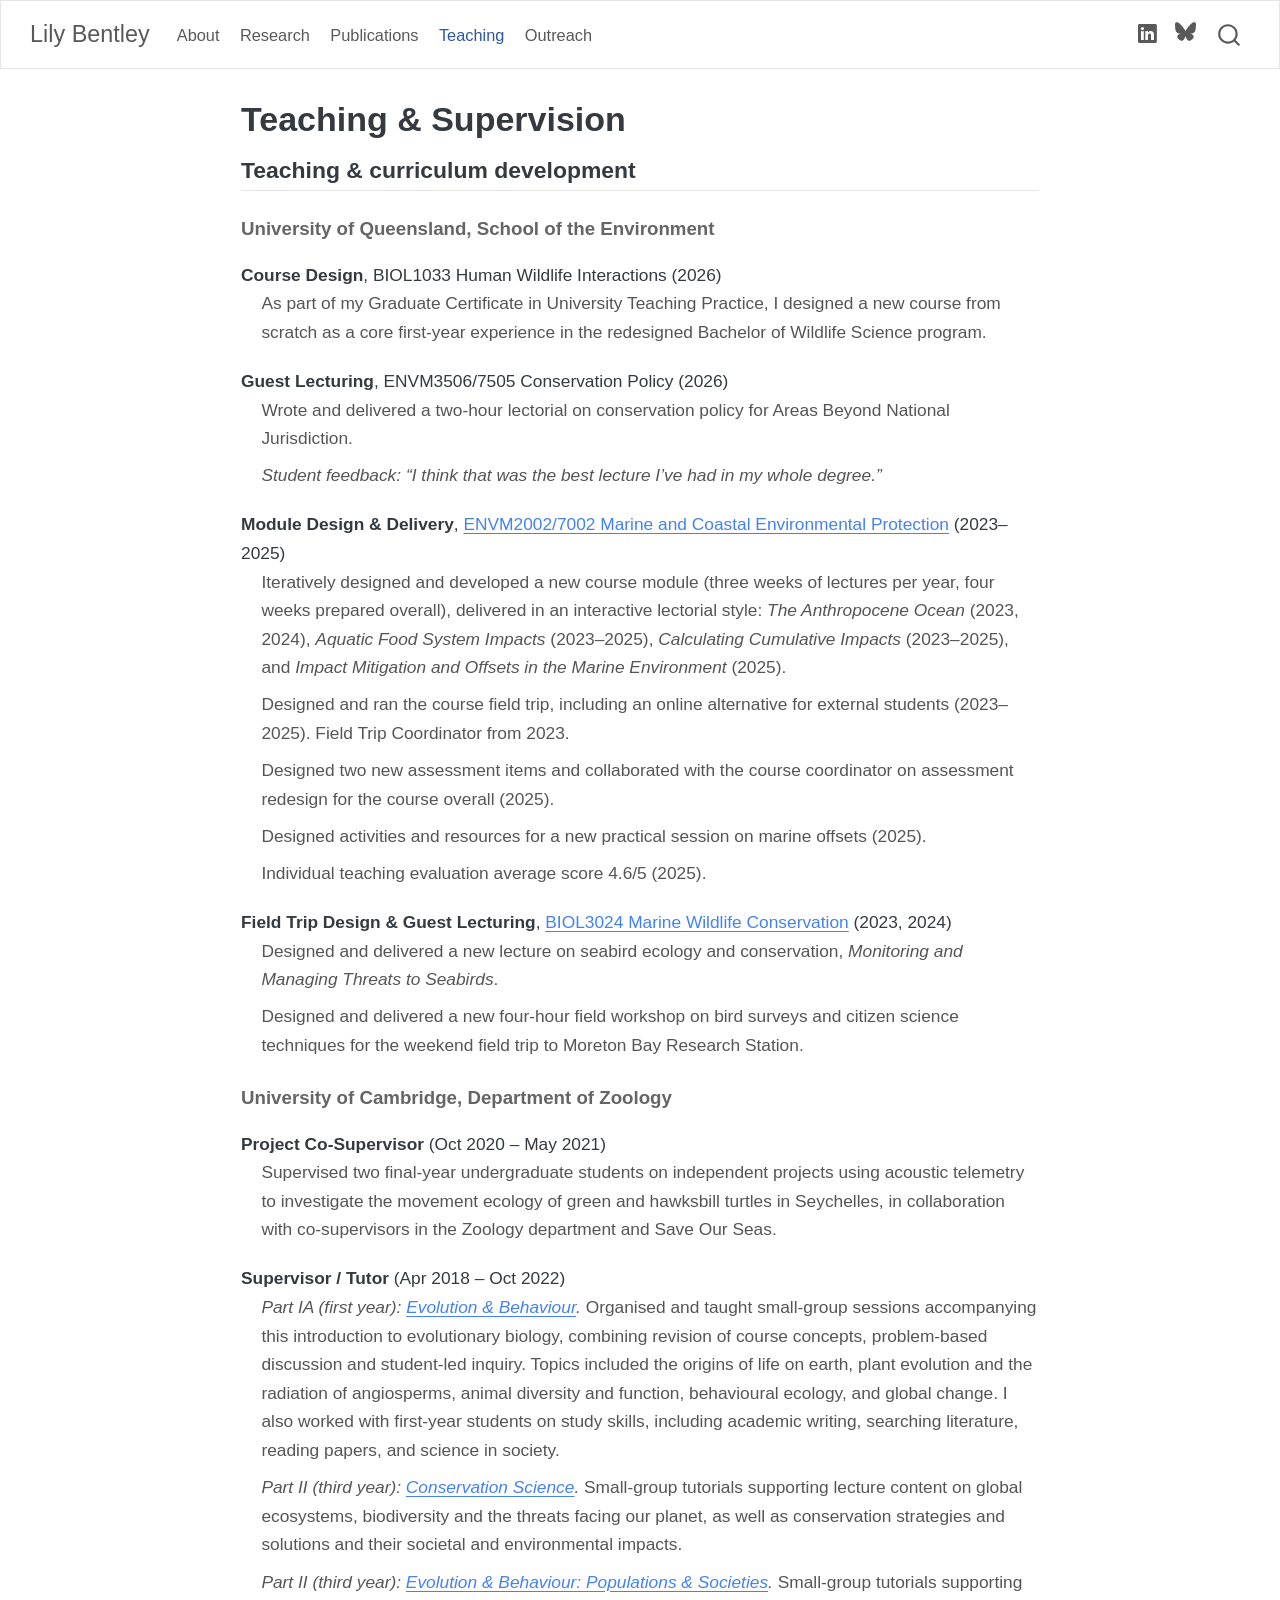
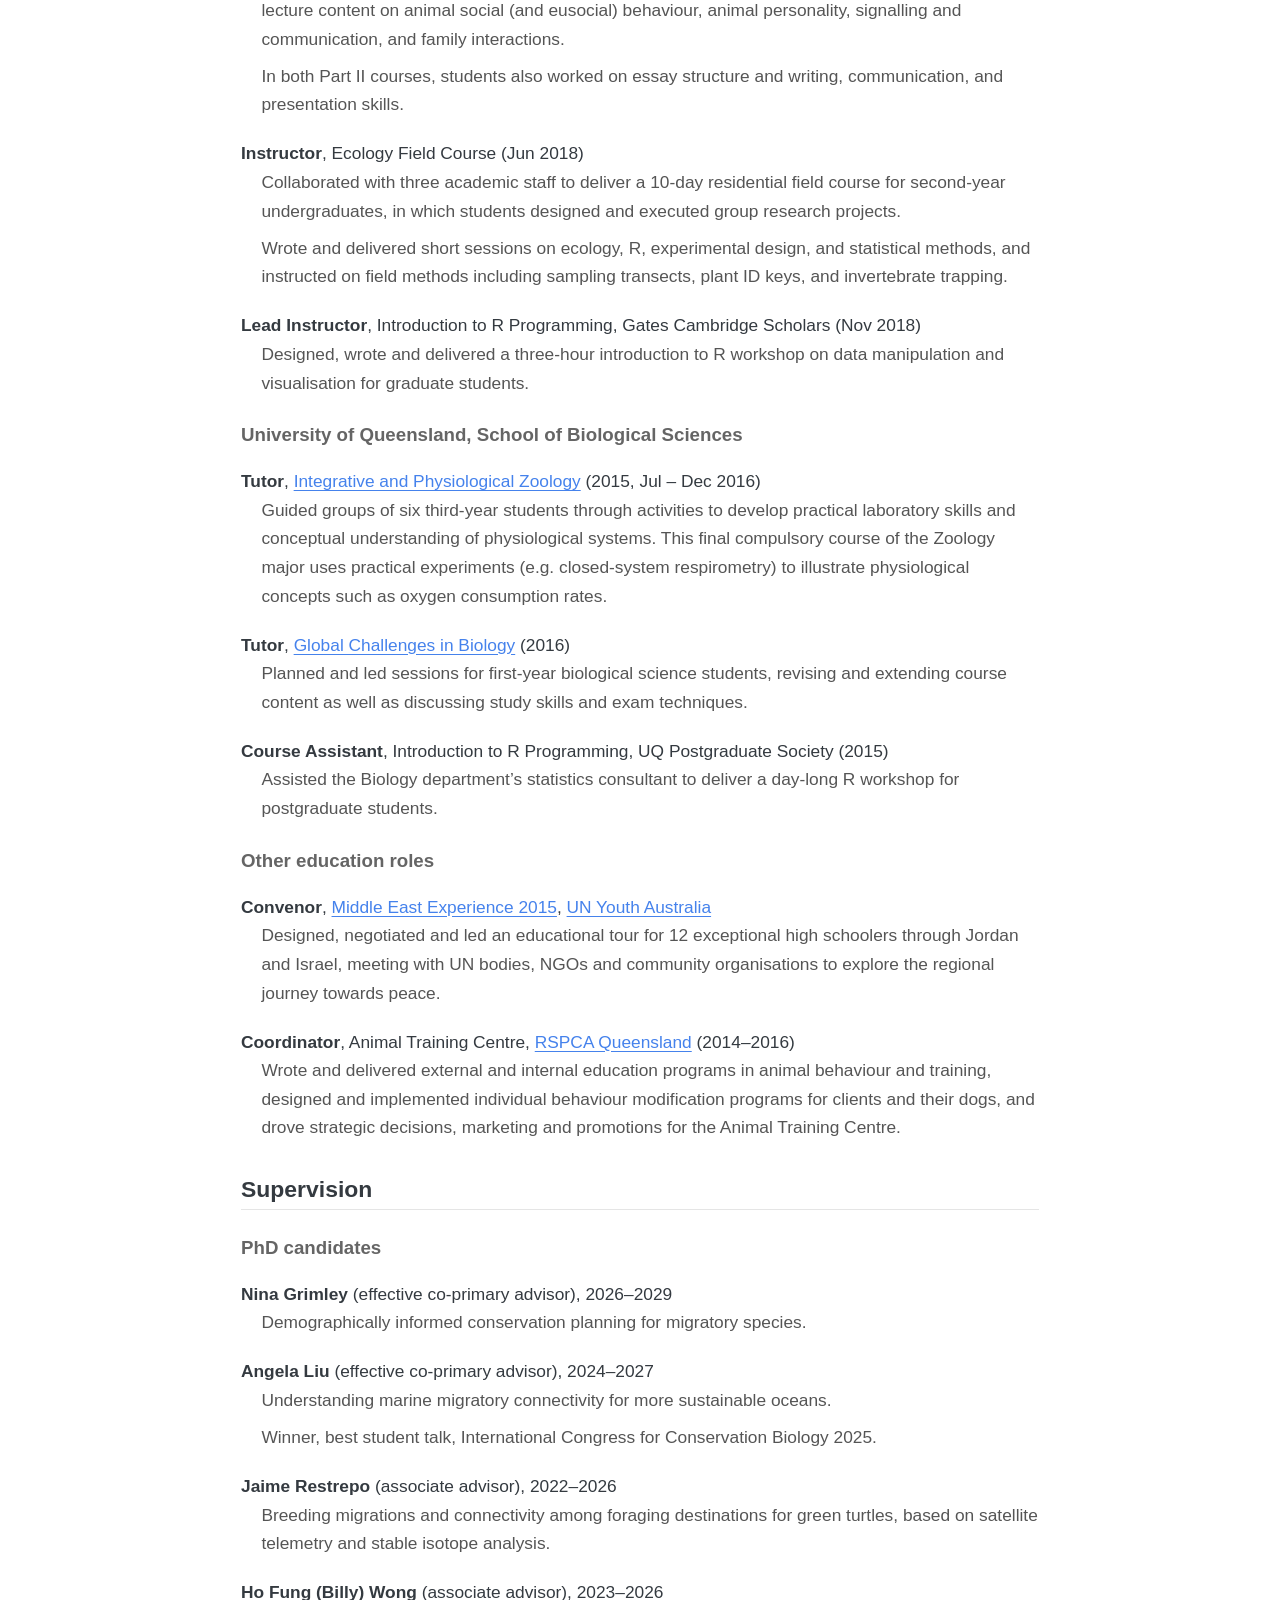
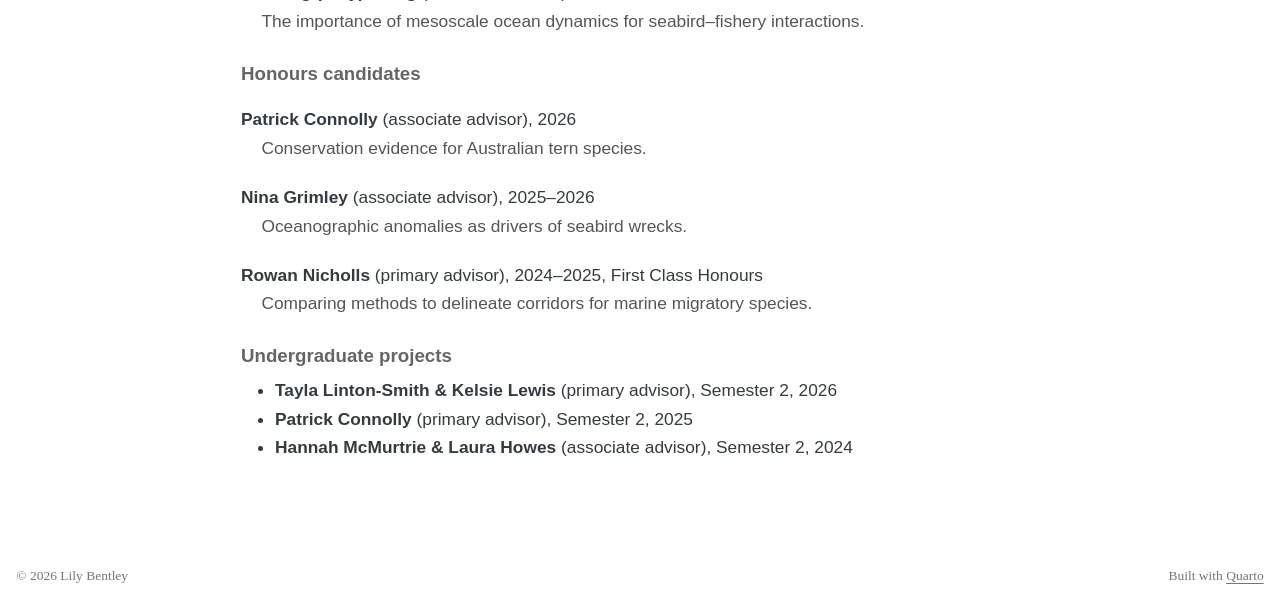
<file: docs/teaching.html>
<!DOCTYPE html>
<html xmlns="http://www.w3.org/1999/xhtml" lang="en" xml:lang="en"><head>

<meta charset="utf-8">
<meta name="generator" content="quarto-1.10.18">

<meta name="viewport" content="width=device-width, initial-scale=1.0, user-scalable=yes">


<title>Teaching &amp; Supervision – Lily Bentley</title>
<style>
/* Default styles provided by pandoc.
** See https://pandoc.org/MANUAL.html#variables-for-html for config info.
*/
span.smallcaps{font-variant: small-caps;}
div.columns{display: flex; gap: 1.5em;}
div.column{flex: auto;}
@media screen {
div.columns{gap: min(4vw, 1.5em);}
div.column{overflow-x: auto;}
}
div.hanging-indent{margin-left: 1.5em; text-indent: -1.5em;}
ul.task-list{list-style: none;}
ul.task-list li input[type="checkbox"] {
  width: 0.8em;
  margin: 0 0.8em 0.2em -1em; /* quarto-specific, see https://github.com/quarto-dev/quarto-cli/issues/4556 */ 
  vertical-align: middle;
}
</style>


<script src="site_libs/quarto-nav/quarto-nav.js"></script>
<script src="site_libs/quarto-nav/headroom.min.js"></script>
<script src="site_libs/clipboard/clipboard.min.js"></script>
<script src="site_libs/quarto-search/autocomplete.umd.js"></script>
<script src="site_libs/quarto-search/fuse.min.js"></script>
<script src="site_libs/quarto-search/quarto-search.js"></script>
<meta name="quarto:offset" content="./">
<script src="site_libs/quarto-html/quarto.js" type="module"></script>
<script src="site_libs/quarto-html/tabsets/tabsets.js" type="module"></script>
<script src="site_libs/quarto-html/popper.min.js"></script>
<script src="site_libs/quarto-html/tippy.umd.min.js"></script>
<script src="site_libs/quarto-html/anchor.min.js"></script>
<link href="site_libs/quarto-html/tippy.css" rel="stylesheet">
<link href="site_libs/quarto-html/quarto-syntax-highlighting-64a204ab8560d761af7679ceaba22944.css" rel="stylesheet" id="quarto-text-highlighting-styles">
<script src="site_libs/bootstrap/bootstrap.min.js"></script>
<link href="site_libs/bootstrap/bootstrap-icons.css" rel="stylesheet">
<link href="site_libs/bootstrap/bootstrap-529c26969d27a2a2473a4b9f3bafd9fb.min.css" rel="stylesheet" append-hash="true" id="quarto-bootstrap" data-mode="light">
<script id="quarto-search-options" type="application/json">{
  "location": "navbar",
  "copy-button": false,
  "collapse-after": 3,
  "panel-placement": "end",
  "type": "overlay",
  "limit": 50,
  "keyboard-shortcut": [
    "f",
    "/",
    "s"
  ],
  "show-item-context": false,
  "language": {
    "search-no-results-text": "No results",
    "search-matching-documents-text": "matching documents",
    "search-copy-link-title": "Copy link to search",
    "search-hide-matches-text": "Hide additional matches",
    "search-more-match-text": "more match in this document",
    "search-more-matches-text": "more matches in this document",
    "search-clear-button-title": "Clear",
    "search-text-placeholder": "",
    "search-detached-cancel-button-title": "Cancel",
    "search-submit-button-title": "Submit",
    "search-label": "Search"
  }
}</script>


<link rel="stylesheet" href="styles.css">
</head>

<body class="nav-fixed fullcontent quarto-light">

<div id="quarto-search-results"></div>
  <header id="quarto-header" class="headroom fixed-top">
    <nav class="navbar navbar-expand-lg " data-bs-theme="dark">
      <div class="navbar-container container-fluid">
      <div class="navbar-brand-container mx-auto">
    <a class="navbar-brand" href="./index.html">
    <span class="navbar-title">Lily Bentley</span>
    </a>
  </div>
            <div id="quarto-search" class="" title="Search"></div>
          <button class="navbar-toggler" type="button" data-bs-toggle="collapse" data-bs-target="#navbarCollapse" aria-controls="navbarCollapse" role="menu" aria-expanded="false" aria-label="Toggle navigation" onclick="if (window.quartoToggleHeadroom) { window.quartoToggleHeadroom(); }">
  <span class="navbar-toggler-icon"></span>
</button>
          <div class="collapse navbar-collapse" id="navbarCollapse">
            <ul class="navbar-nav navbar-nav-scroll me-auto">
  <li class="nav-item">
    <a class="nav-link" href="./index.html"> 
<span class="menu-text">About</span></a>
  </li>  
  <li class="nav-item">
    <a class="nav-link" href="./research.html"> 
<span class="menu-text">Research</span></a>
  </li>  
  <li class="nav-item">
    <a class="nav-link" href="https://scholar.google.com/citations?user=ZLBy3hIAAAAJ&amp;hl=en"> 
<span class="menu-text">Publications</span></a>
  </li>  
  <li class="nav-item">
    <a class="nav-link active" href="./teaching.html" aria-current="page"> 
<span class="menu-text">Teaching</span></a>
  </li>  
  <li class="nav-item">
    <a class="nav-link" href="./outreach.html"> 
<span class="menu-text">Outreach</span></a>
  </li>  
</ul>
            <ul class="navbar-nav navbar-nav-scroll ms-auto">
  <li class="nav-item compact">
    <a class="nav-link" href="https://au.linkedin.com/in/lily-bentley-45000776"> <i class="bi bi-linkedin" role="img" aria-label="LinkedIn">
</i> 
<span class="menu-text"></span></a>
  </li>  
  <li class="nav-item compact">
    <a class="nav-link" href="https://bsky.app/profile/lilybentley.bsky.social"> <i class="bi bi-bluesky" role="img" aria-label="Bluesky">
</i> 
<span class="menu-text"></span></a>
  </li>  
</ul>
          </div> <!-- /navcollapse -->
            <div class="quarto-navbar-tools">
</div>
      </div> <!-- /container-fluid -->
    </nav>
</header>
<!-- content -->
<div id="quarto-content" class="quarto-container page-columns page-rows-contents page-layout-article page-navbar">
<!-- sidebar -->
<!-- margin-sidebar -->
    
<!-- main -->
<main class="content" id="quarto-document-content">

<header id="title-block-header" class="quarto-title-block default">
<div class="quarto-title">
<h1 class="title">Teaching &amp; Supervision</h1>
</div>



<div class="quarto-title-meta">

    
  
    
  </div>
  


</header>


<section id="teaching-curriculum-development" class="level2">
<h2 class="anchored" data-anchor-id="teaching-curriculum-development">Teaching &amp; curriculum development</h2>
<section id="university-of-queensland-school-of-the-environment" class="level3">
<h3 class="anchored" data-anchor-id="university-of-queensland-school-of-the-environment">University of Queensland, School of the Environment</h3>
<dl>
<dt><strong>Course Design</strong>, BIOL1033 Human Wildlife Interactions (2026)</dt>
<dd>
As part of my Graduate Certificate in University Teaching Practice, I designed a new course from scratch as a core first-year experience in the redesigned Bachelor of Wildlife Science program.
</dd>
<dt><strong>Guest Lecturing</strong>, ENVM3506/7505 Conservation Policy (2026)</dt>
<dd>
Wrote and delivered a two-hour lectorial on conservation policy for Areas Beyond National Jurisdiction.
</dd>
<dd>
<em>Student feedback: “I think that was the best lecture I’ve had in my whole degree.”</em>
</dd>
<dt><strong>Module Design &amp; Delivery</strong>, <a href="https://my.uq.edu.au/programs-courses/course.html?course_code=ENVM7002">ENVM2002/7002 Marine and Coastal Environmental Protection</a> (2023–2025)</dt>
<dd>
Iteratively designed and developed a new course module (three weeks of lectures per year, four weeks prepared overall), delivered in an interactive lectorial style: <em>The Anthropocene Ocean</em> (2023, 2024), <em>Aquatic Food System Impacts</em> (2023–2025), <em>Calculating Cumulative Impacts</em> (2023–2025), and <em>Impact Mitigation and Offsets in the Marine Environment</em> (2025).
</dd>
<dd>
Designed and ran the course field trip, including an online alternative for external students (2023–2025). Field Trip Coordinator from 2023.
</dd>
<dd>
Designed two new assessment items and collaborated with the course coordinator on assessment redesign for the course overall (2025).
</dd>
<dd>
Designed activities and resources for a new practical session on marine offsets (2025).
</dd>
<dd>
Individual teaching evaluation average score 4.6/5 (2025).
</dd>
<dt><strong>Field Trip Design &amp; Guest Lecturing</strong>, <a href="https://my.uq.edu.au/programs-courses/course.html?course_code=BIOL3024">BIOL3024 Marine Wildlife Conservation</a> (2023, 2024)</dt>
<dd>
Designed and delivered a new lecture on seabird ecology and conservation, <em>Monitoring and Managing Threats to Seabirds</em>.
</dd>
<dd>
Designed and delivered a new four-hour field workshop on bird surveys and citizen science techniques for the weekend field trip to Moreton Bay Research Station.
</dd>
</dl>
</section>
<section id="university-of-cambridge-department-of-zoology" class="level3">
<h3 class="anchored" data-anchor-id="university-of-cambridge-department-of-zoology">University of Cambridge, Department of Zoology</h3>
<dl>
<dt><strong>Project Co-Supervisor</strong> (Oct 2020 – May 2021)</dt>
<dd>
Supervised two final-year undergraduate students on independent projects using acoustic telemetry to investigate the movement ecology of green and hawksbill turtles in Seychelles, in collaboration with co-supervisors in the Zoology department and Save Our Seas.
</dd>
<dt><strong>Supervisor / Tutor</strong> (Apr 2018 – Oct 2022)</dt>
<dd>
<em>Part IA (first year): <a href="https://www.natsci.tripos.cam.ac.uk/subject-information/part1a/evo">Evolution &amp; Behaviour</a>.</em> Organised and taught small-group sessions accompanying this introduction to evolutionary biology, combining revision of course concepts, problem-based discussion and student-led inquiry. Topics included the origins of life on earth, plant evolution and the radiation of angiosperms, animal diversity and function, behavioural ecology, and global change. I also worked with first-year students on study skills, including academic writing, searching literature, reading papers, and science in society.
</dd>
<dd>
<em>Part II (third year): <a href="https://www.zoo.cam.ac.uk/study/NST-II-Zoology/modules-MT#zm2-conservation-science">Conservation Science</a>.</em> Small-group tutorials supporting lecture content on global ecosystems, biodiversity and the threats facing our planet, as well as conservation strategies and solutions and their societal and environmental impacts.
</dd>
<dd>
<em>Part II (third year): <a href="https://www.zoo.cam.ac.uk/study/third-year-ug/NST-II-Zoology/modules-LT#l3-behavioural-ecology">Evolution &amp; Behaviour: Populations &amp; Societies</a>.</em> Small-group tutorials supporting lecture content on animal social (and eusocial) behaviour, animal personality, signalling and communication, and family interactions.
</dd>
<dd>
In both Part II courses, students also worked on essay structure and writing, communication, and presentation skills.
</dd>
<dt><strong>Instructor</strong>, Ecology Field Course (Jun 2018)</dt>
<dd>
Collaborated with three academic staff to deliver a 10-day residential field course for second-year undergraduates, in which students designed and executed group research projects.
</dd>
<dd>
Wrote and delivered short sessions on ecology, R, experimental design, and statistical methods, and instructed on field methods including sampling transects, plant ID keys, and invertebrate trapping.
</dd>
<dt><strong>Lead Instructor</strong>, Introduction to R Programming, Gates Cambridge Scholars (Nov 2018)</dt>
<dd>
Designed, wrote and delivered a three-hour introduction to R workshop on data manipulation and visualisation for graduate students.
</dd>
</dl>
</section>
<section id="university-of-queensland-school-of-biological-sciences" class="level3">
<h3 class="anchored" data-anchor-id="university-of-queensland-school-of-biological-sciences">University of Queensland, School of Biological Sciences</h3>
<dl>
<dt><strong>Tutor</strong>, <a href="https://www.uq.edu.au/study/course.html?course_code=BIOL3205">Integrative and Physiological Zoology</a> (2015, Jul – Dec 2016)</dt>
<dd>
Guided groups of six third-year students through activities to develop practical laboratory skills and conceptual understanding of physiological systems. This final compulsory course of the Zoology major uses practical experiments (e.g.&nbsp;closed-system respirometry) to illustrate physiological concepts such as oxygen consumption rates.
</dd>
<dt><strong>Tutor</strong>, <a href="https://www.uq.edu.au/study/course.html?course_code=BIOL1030">Global Challenges in Biology</a> (2016)</dt>
<dd>
Planned and led sessions for first-year biological science students, revising and extending course content as well as discussing study skills and exam techniques.
</dd>
<dt><strong>Course Assistant</strong>, Introduction to R Programming, UQ Postgraduate Society (2015)</dt>
<dd>
Assisted the Biology department’s statistics consultant to deliver a day-long R workshop for postgraduate students.
</dd>
</dl>
</section>
<section id="other-education-roles" class="level3">
<h3 class="anchored" data-anchor-id="other-education-roles">Other education roles</h3>
<dl>
<dt><strong>Convenor</strong>, <a href="https://unyouth.org.au/wp-content/uploads/2014/06/UN-Youth-Middle-East-Experience-2015-Registration-Information-Pack.pdf">Middle East Experience 2015</a>, <a href="https://unyouth.org.au">UN Youth Australia</a></dt>
<dd>
Designed, negotiated and led an educational tour for 12 exceptional high schoolers through Jordan and Israel, meeting with UN bodies, NGOs and community organisations to explore the regional journey towards peace.
</dd>
<dt><strong>Coordinator</strong>, Animal Training Centre, <a href="https://www.rspcaqld.org.au">RSPCA Queensland</a> (2014–2016)</dt>
<dd>
Wrote and delivered external and internal education programs in animal behaviour and training, designed and implemented individual behaviour modification programs for clients and their dogs, and drove strategic decisions, marketing and promotions for the Animal Training Centre.
</dd>
</dl>
</section>
</section>
<section id="supervision" class="level2">
<h2 class="anchored" data-anchor-id="supervision">Supervision</h2>
<section id="phd-candidates" class="level3">
<h3 class="anchored" data-anchor-id="phd-candidates">PhD candidates</h3>
<dl>
<dt><strong>Nina Grimley</strong> (effective co-primary advisor), 2026–2029</dt>
<dd>
Demographically informed conservation planning for migratory species.
</dd>
<dt><strong>Angela Liu</strong> (effective co-primary advisor), 2024–2027</dt>
<dd>
Understanding marine migratory connectivity for more sustainable oceans.
</dd>
<dd>
Winner, best student talk, International Congress for Conservation Biology 2025.
</dd>
<dt><strong>Jaime Restrepo</strong> (associate advisor), 2022–2026</dt>
<dd>
Breeding migrations and connectivity among foraging destinations for green turtles, based on satellite telemetry and stable isotope analysis.
</dd>
<dt><strong>Ho Fung (Billy) Wong</strong> (associate advisor), 2023–2026</dt>
<dd>
The importance of mesoscale ocean dynamics for seabird–fishery interactions.
</dd>
</dl>
</section>
<section id="honours-candidates" class="level3">
<h3 class="anchored" data-anchor-id="honours-candidates">Honours candidates</h3>
<dl>
<dt><strong>Patrick Connolly</strong> (associate advisor), 2026</dt>
<dd>
Conservation evidence for Australian tern species.
</dd>
<dt><strong>Nina Grimley</strong> (associate advisor), 2025–2026</dt>
<dd>
Oceanographic anomalies as drivers of seabird wrecks.
</dd>
<dt><strong>Rowan Nicholls</strong> (primary advisor), 2024–2025, First Class Honours</dt>
<dd>
Comparing methods to delineate corridors for marine migratory species.
</dd>
</dl>
</section>
<section id="undergraduate-projects" class="level3">
<h3 class="anchored" data-anchor-id="undergraduate-projects">Undergraduate projects</h3>
<ul>
<li><strong>Tayla Linton-Smith &amp; Kelsie Lewis</strong> (primary advisor), Semester 2, 2026</li>
<li><strong>Patrick Connolly</strong> (primary advisor), Semester 2, 2025</li>
<li><strong>Hannah McMurtrie &amp; Laura Howes</strong> (associate advisor), Semester 2, 2024</li>
</ul>


</section>
</section>

</main> <!-- /main -->
<script id="quarto-html-after-body" type="application/javascript">
  window.document.addEventListener("DOMContentLoaded", function (event) {
    const icon = "";
    const anchorJS = new window.AnchorJS();
    anchorJS.options = {
      placement: 'right',
      icon: icon
    };
    anchorJS.add('.anchored');
    const isCodeAnnotation = (el) => {
      for (const clz of el.classList) {
        if (clz.startsWith('code-annotation-')) {                     
          return true;
        }
      }
      return false;
    }
    const onCopySuccess = function(e) {
      // button target
      const button = e.trigger;
      // don't keep focus
      button.blur();
      // flash "checked"
      button.classList.add('code-copy-button-checked');
      var currentTitle = button.getAttribute("title");
      button.setAttribute("title", "Copied!");
      let tooltip;
      if (window.bootstrap) {
        button.setAttribute("data-bs-toggle", "tooltip");
        button.setAttribute("data-bs-placement", "left");
        button.setAttribute("data-bs-title", "Copied!");
        tooltip = new bootstrap.Tooltip(button, 
          { trigger: "manual", 
            customClass: "code-copy-button-tooltip",
            offset: [0, -8]});
        tooltip.show();    
      }
      setTimeout(function() {
        if (tooltip) {
          tooltip.hide();
          button.removeAttribute("data-bs-title");
          button.removeAttribute("data-bs-toggle");
          button.removeAttribute("data-bs-placement");
        }
        button.setAttribute("title", currentTitle);
        button.classList.remove('code-copy-button-checked');
      }, 1000);
      // clear code selection
      e.clearSelection();
    }
    const getTextToCopy = function(trigger) {
      const outerScaffold = trigger.parentElement.cloneNode(true);
      const codeEl = outerScaffold.querySelector('code');
      for (const childEl of codeEl.children) {
        if (isCodeAnnotation(childEl)) {
          childEl.remove();
        }
      }
      return codeEl.innerText;
    }
    const clipboard = new window.ClipboardJS('.code-copy-button:not([data-in-quarto-modal])', {
      text: getTextToCopy
    });
    clipboard.on('success', onCopySuccess);
    if (window.document.getElementById('quarto-embedded-source-code-modal')) {
      const clipboardModal = new window.ClipboardJS('.code-copy-button[data-in-quarto-modal]', {
        text: getTextToCopy,
        container: window.document.getElementById('quarto-embedded-source-code-modal')
      });
      clipboardModal.on('success', onCopySuccess);
    }
      var localhostRegex = new RegExp(/^(?:http|https):\/\/localhost\:?[0-9]*\//);
      var mailtoRegex = new RegExp(/^mailto:/);
        var filterRegex = new RegExp("https:\/\/lkbentley\.github\.io");
      var isInternal = (href) => {
          return filterRegex.test(href) || localhostRegex.test(href) || mailtoRegex.test(href);
      }
      // Inspect non-navigation links and adorn them if external
     var links = window.document.querySelectorAll('a[href]:not(.nav-link):not(.navbar-brand):not(.toc-action):not(.sidebar-link):not(.sidebar-item-toggle):not(.pagination-link):not(.no-external):not([aria-hidden]):not(.dropdown-item):not(.quarto-navigation-tool):not(.about-link)');
      for (var i=0; i<links.length; i++) {
        const link = links[i];
        if (!isInternal(link.href)) {
          // undo the damage that might have been done by quarto-nav.js in the case of
          // links that we want to consider external
          if (link.dataset.originalHref !== undefined) {
            link.href = link.dataset.originalHref;
          }
            // target, if specified
            link.setAttribute("target", "_blank");
            if (link.getAttribute("rel") === null) {
              link.setAttribute("rel", "noopener");
            }
        }
      }
    function tippyHover(el, contentFn, onTriggerFn, onUntriggerFn) {
      const config = {
        allowHTML: true,
        maxWidth: 500,
        delay: 100,
        arrow: false,
        appendTo: function(el) {
            return el.parentElement;
        },
        interactive: true,
        interactiveBorder: 10,
        theme: 'quarto',
        placement: 'bottom-start',
      };
      if (contentFn) {
        config.content = contentFn;
      }
      if (onTriggerFn) {
        config.onTrigger = onTriggerFn;
      }
      if (onUntriggerFn) {
        config.onUntrigger = onUntriggerFn;
      }
      window.tippy(el, config); 
    }
    const noterefs = window.document.querySelectorAll('a[role="doc-noteref"]');
    for (var i=0; i<noterefs.length; i++) {
      const ref = noterefs[i];
      tippyHover(ref, function() {
        // use id or data attribute instead here
        let href = ref.getAttribute('data-footnote-href') || ref.getAttribute('href');
        try { href = new URL(href).hash; } catch {}
        const id = href.replace(/^#\/?/, "");
        const note = window.document.getElementById(id);
        if (note) {
          return note.innerHTML;
        } else {
          return "";
        }
      });
    }
    const xrefs = window.document.querySelectorAll('a.quarto-xref');
    const processXRef = (id, note) => {
      // Strip column container classes
      const stripColumnClz = (el) => {
        el.classList.remove("page-full", "page-columns");
        if (el.children) {
          for (const child of el.children) {
            stripColumnClz(child);
          }
        }
      }
      stripColumnClz(note)
      if (id === null || id.startsWith('sec-')) {
        // Special case sections, only their first couple elements
        const container = document.createElement("div");
        if (note.children && note.children.length > 2) {
          container.appendChild(note.children[0].cloneNode(true));
          for (let i = 1; i < note.children.length; i++) {
            const child = note.children[i];
            if (child.tagName === "P" && child.innerText === "") {
              continue;
            } else {
              container.appendChild(child.cloneNode(true));
              break;
            }
          }
          if (window.Quarto?.typesetMath) {
            window.Quarto.typesetMath(container);
          }
          return container.innerHTML
        } else {
          if (window.Quarto?.typesetMath) {
            window.Quarto.typesetMath(note);
          }
          return note.innerHTML;
        }
      } else {
        // Remove any anchor links if they are present
        const anchorLink = note.querySelector('a.anchorjs-link');
        if (anchorLink) {
          anchorLink.remove();
        }
        if (window.Quarto?.typesetMath) {
          window.Quarto.typesetMath(note);
        }
        if (note.classList.contains("callout")) {
          return note.outerHTML;
        } else {
          return note.innerHTML;
        }
      }
    }
    for (var i=0; i<xrefs.length; i++) {
      const xref = xrefs[i];
      tippyHover(xref, undefined, function(instance) {
        instance.disable();
        let url = xref.getAttribute('href');
        let hash = undefined; 
        if (url.startsWith('#')) {
          hash = url;
        } else {
          try { hash = new URL(url).hash; } catch {}
        }
        if (hash) {
          const id = hash.replace(/^#\/?/, "");
          const note = window.document.getElementById(id);
          if (note !== null) {
            try {
              const html = processXRef(id, note.cloneNode(true));
              instance.setContent(html);
            } finally {
              instance.enable();
              instance.show();
            }
          } else {
            // See if we can fetch this
            fetch(url.split('#')[0])
            .then(res => res.text())
            .then(html => {
              const parser = new DOMParser();
              const htmlDoc = parser.parseFromString(html, "text/html");
              const note = htmlDoc.getElementById(id);
              if (note !== null) {
                const html = processXRef(id, note);
                instance.setContent(html);
              } 
            }).finally(() => {
              instance.enable();
              instance.show();
            });
          }
        } else {
          // See if we can fetch a full url (with no hash to target)
          // This is a special case and we should probably do some content thinning / targeting
          fetch(url)
          .then(res => res.text())
          .then(html => {
            const parser = new DOMParser();
            const htmlDoc = parser.parseFromString(html, "text/html");
            const note = htmlDoc.querySelector('main.content');
            if (note !== null) {
              // This should only happen for chapter cross references
              // (since there is no id in the URL)
              // remove the first header
              if (note.children.length > 0 && note.children[0].tagName === "HEADER") {
                note.children[0].remove();
              }
              const html = processXRef(null, note);
              instance.setContent(html);
            } 
          }).finally(() => {
            instance.enable();
            instance.show();
          });
        }
      }, function(instance) {
      });
    }
        let selectedAnnoteEl;
        const selectorForAnnotation = ( cell, annotation) => {
          let cellAttr = 'data-code-cell="' + cell + '"';
          let lineAttr = 'data-code-annotation="' +  annotation + '"';
          const selector = 'span[' + cellAttr + '][' + lineAttr + ']';
          return selector;
        }
        const selectCodeLines = (annoteEl) => {
          const doc = window.document;
          const targetCell = annoteEl.getAttribute("data-target-cell");
          const targetAnnotation = annoteEl.getAttribute("data-target-annotation");
          const annoteSpan = window.document.querySelector(selectorForAnnotation(targetCell, targetAnnotation));
          const lines = annoteSpan.getAttribute("data-code-lines").split(",");
          const lineIds = lines.map((line) => {
            return targetCell + "-" + line;
          })
          let top = null;
          let height = null;
          let parent = null;
          if (lineIds.length > 0) {
              //compute the position of the single el (top and bottom and make a div)
              const el = window.document.getElementById(lineIds[0]);
              top = el.offsetTop;
              height = el.offsetHeight;
              parent = el.parentElement.parentElement;
            if (lineIds.length > 1) {
              const lastEl = window.document.getElementById(lineIds[lineIds.length - 1]);
              const bottom = lastEl.offsetTop + lastEl.offsetHeight;
              height = bottom - top;
            }
            if (top !== null && height !== null && parent !== null) {
              // cook up a div (if necessary) and position it 
              let div = window.document.getElementById("code-annotation-line-highlight");
              if (div === null) {
                div = window.document.createElement("div");
                div.setAttribute("id", "code-annotation-line-highlight");
                div.style.position = 'absolute';
                parent.appendChild(div);
              }
              div.style.top = top - 2 + "px";
              div.style.height = height + 4 + "px";
              div.style.left = 0;
              let gutterDiv = window.document.getElementById("code-annotation-line-highlight-gutter");
              if (gutterDiv === null) {
                gutterDiv = window.document.createElement("div");
                gutterDiv.setAttribute("id", "code-annotation-line-highlight-gutter");
                gutterDiv.style.position = 'absolute';
                const codeCell = window.document.getElementById(targetCell);
                const gutter = codeCell.querySelector('.code-annotation-gutter');
                gutter.appendChild(gutterDiv);
              }
              gutterDiv.style.top = top - 2 + "px";
              gutterDiv.style.height = height + 4 + "px";
            }
            selectedAnnoteEl = annoteEl;
          }
        };
        const unselectCodeLines = () => {
          const elementsIds = ["code-annotation-line-highlight", "code-annotation-line-highlight-gutter"];
          elementsIds.forEach((elId) => {
            const div = window.document.getElementById(elId);
            if (div) {
              div.remove();
            }
          });
          selectedAnnoteEl = undefined;
        };
          // Handle positioning of the toggle
      window.addEventListener(
        "resize",
        throttle(() => {
          elRect = undefined;
          if (selectedAnnoteEl) {
            selectCodeLines(selectedAnnoteEl);
          }
        }, 10)
      );
      function throttle(fn, ms) {
      let throttle = false;
      let timer;
        return (...args) => {
          if(!throttle) { // first call gets through
              fn.apply(this, args);
              throttle = true;
          } else { // all the others get throttled
              if(timer) clearTimeout(timer); // cancel #2
              timer = setTimeout(() => {
                fn.apply(this, args);
                timer = throttle = false;
              }, ms);
          }
        };
      }
        // Attach click handler to the DT
        const annoteDls = window.document.querySelectorAll('dt[data-target-cell]');
        for (const annoteDlNode of annoteDls) {
          annoteDlNode.addEventListener('click', (event) => {
            const clickedEl = event.target;
            if (clickedEl !== selectedAnnoteEl) {
              unselectCodeLines();
              const activeEl = window.document.querySelector('dt[data-target-cell].code-annotation-active');
              if (activeEl) {
                activeEl.classList.remove('code-annotation-active');
              }
              selectCodeLines(clickedEl);
              clickedEl.classList.add('code-annotation-active');
            } else {
              // Unselect the line
              unselectCodeLines();
              clickedEl.classList.remove('code-annotation-active');
            }
          });
        }
    const findCites = (el) => {
      const parentEl = el.parentElement;
      if (parentEl) {
        const cites = parentEl.dataset.cites;
        if (cites) {
          return {
            el,
            cites: cites.split(' ')
          };
        } else {
          return findCites(el.parentElement)
        }
      } else {
        return undefined;
      }
    };
    var bibliorefs = window.document.querySelectorAll('a[role="doc-biblioref"]');
    for (var i=0; i<bibliorefs.length; i++) {
      const ref = bibliorefs[i];
      const citeInfo = findCites(ref);
      if (citeInfo) {
        tippyHover(citeInfo.el, function() {
          var popup = window.document.createElement('div');
          citeInfo.cites.forEach(function(cite) {
            var citeDiv = window.document.createElement('div');
            citeDiv.classList.add('hanging-indent');
            citeDiv.classList.add('csl-entry');
            var biblioDiv = window.document.getElementById('ref-' + cite);
            if (biblioDiv) {
              citeDiv.innerHTML = biblioDiv.innerHTML;
            }
            popup.appendChild(citeDiv);
          });
          return popup.innerHTML;
        });
      }
    }
  });
  </script>
</div> <!-- /content -->
<footer class="footer">
  <div class="nav-footer">
    <div class="nav-footer-left">
<p>© 2026 Lily Bentley</p>
</div>   
    <div class="nav-footer-center">
      &nbsp;
    </div>
    <div class="nav-footer-right">
<p>Built with <a href="https://quarto.org">Quarto</a></p>
</div>
  </div>
</footer>




</body></html>
</file>
<file: docs/site_libs/quarto-html/tippy.css>
.tippy-box[data-animation=fade][data-state=hidden]{opacity:0}[data-tippy-root]{max-width:calc(100vw - 10px)}.tippy-box{position:relative;background-color:#333;color:#fff;border-radius:4px;font-size:14px;line-height:1.4;white-space:normal;outline:0;transition-property:transform,visibility,opacity}.tippy-box[data-placement^=top]>.tippy-arrow{bottom:0}.tippy-box[data-placement^=top]>.tippy-arrow:before{bottom:-7px;left:0;border-width:8px 8px 0;border-top-color:initial;transform-origin:center top}.tippy-box[data-placement^=bottom]>.tippy-arrow{top:0}.tippy-box[data-placement^=bottom]>.tippy-arrow:before{top:-7px;left:0;border-width:0 8px 8px;border-bottom-color:initial;transform-origin:center bottom}.tippy-box[data-placement^=left]>.tippy-arrow{right:0}.tippy-box[data-placement^=left]>.tippy-arrow:before{border-width:8px 0 8px 8px;border-left-color:initial;right:-7px;transform-origin:center left}.tippy-box[data-placement^=right]>.tippy-arrow{left:0}.tippy-box[data-placement^=right]>.tippy-arrow:before{left:-7px;border-width:8px 8px 8px 0;border-right-color:initial;transform-origin:center right}.tippy-box[data-inertia][data-state=visible]{transition-timing-function:cubic-bezier(.54,1.5,.38,1.11)}.tippy-arrow{width:16px;height:16px;color:#333}.tippy-arrow:before{content:"";position:absolute;border-color:transparent;border-style:solid}.tippy-content{position:relative;padding:5px 9px;z-index:1}
</file>
<file: docs/site_libs/quarto-html/quarto-syntax-highlighting-64a204ab8560d761af7679ceaba22944.css>
/* quarto syntax highlight colors */
:root {
  --quarto-hl-ot-color: #003B4F;
  --quarto-hl-at-color: #657422;
  --quarto-hl-ss-color: #20794D;
  --quarto-hl-an-color: #5E5E5E;
  --quarto-hl-fu-color: #4758AB;
  --quarto-hl-st-color: #20794D;
  --quarto-hl-cf-color: #003B4F;
  --quarto-hl-op-color: #5E5E5E;
  --quarto-hl-er-color: #AD0000;
  --quarto-hl-bn-color: #AD0000;
  --quarto-hl-al-color: #AD0000;
  --quarto-hl-va-color: #111111;
  --quarto-hl-bu-color: inherit;
  --quarto-hl-ex-color: inherit;
  --quarto-hl-pp-color: #AD0000;
  --quarto-hl-in-color: #5E5E5E;
  --quarto-hl-vs-color: #20794D;
  --quarto-hl-wa-color: #5E5E5E;
  --quarto-hl-do-color: #5E5E5E;
  --quarto-hl-im-color: #00769E;
  --quarto-hl-ch-color: #20794D;
  --quarto-hl-dt-color: #AD0000;
  --quarto-hl-fl-color: #AD0000;
  --quarto-hl-co-color: #5E5E5E;
  --quarto-hl-cv-color: #5E5E5E;
  --quarto-hl-cn-color: #8f5902;
  --quarto-hl-sc-color: #5E5E5E;
  --quarto-hl-dv-color: #AD0000;
  --quarto-hl-kw-color: #003B4F;
}

/* other quarto variables */
:root {
  --quarto-font-monospace: SFMono-Regular, Menlo, Monaco, Consolas, "Liberation Mono", "Courier New", monospace;
}

/* syntax highlight based on Pandoc's rules */
pre > code.sourceCode > span {
  color: #003B4F;
}

code.sourceCode > span {
  color: #003B4F;
}

div.sourceCode,
div.sourceCode pre.sourceCode {
  color: #003B4F;
}

/* Normal */
code span {
  color: #003B4F;
}

/* Alert */
code span.al {
  color: #AD0000;
  font-style: inherit;
}

/* Annotation */
code span.an {
  color: #5E5E5E;
  font-style: inherit;
}

/* Attribute */
code span.at {
  color: #657422;
  font-style: inherit;
}

/* BaseN */
code span.bn {
  color: #AD0000;
  font-style: inherit;
}

/* BuiltIn */
code span.bu {
  font-style: inherit;
}

/* ControlFlow */
code span.cf {
  color: #003B4F;
  font-weight: bold;
  font-style: inherit;
}

/* Char */
code span.ch {
  color: #20794D;
  font-style: inherit;
}

/* Constant */
code span.cn {
  color: #8f5902;
  font-style: inherit;
}

/* Comment */
code span.co {
  color: #5E5E5E;
  font-style: inherit;
}

/* CommentVar */
code span.cv {
  color: #5E5E5E;
  font-style: italic;
}

/* Documentation */
code span.do {
  color: #5E5E5E;
  font-style: italic;
}

/* DataType */
code span.dt {
  color: #AD0000;
  font-style: inherit;
}

/* DecVal */
code span.dv {
  color: #AD0000;
  font-style: inherit;
}

/* Error */
code span.er {
  color: #AD0000;
  font-style: inherit;
}

/* Extension */
code span.ex {
  font-style: inherit;
}

/* Float */
code span.fl {
  color: #AD0000;
  font-style: inherit;
}

/* Function */
code span.fu {
  color: #4758AB;
  font-style: inherit;
}

/* Import */
code span.im {
  color: #00769E;
  font-style: inherit;
}

/* Information */
code span.in {
  color: #5E5E5E;
  font-style: inherit;
}

/* Keyword */
code span.kw {
  color: #003B4F;
  font-weight: bold;
  font-style: inherit;
}

/* Operator */
code span.op {
  color: #5E5E5E;
  font-style: inherit;
}

/* Other */
code span.ot {
  color: #003B4F;
  font-style: inherit;
}

/* Preprocessor */
code span.pp {
  color: #AD0000;
  font-style: inherit;
}

/* SpecialChar */
code span.sc {
  color: #5E5E5E;
  font-style: inherit;
}

/* SpecialString */
code span.ss {
  color: #20794D;
  font-style: inherit;
}

/* String */
code span.st {
  color: #20794D;
  font-style: inherit;
}

/* Variable */
code span.va {
  color: #111111;
  font-style: inherit;
}

/* VerbatimString */
code span.vs {
  color: #20794D;
  font-style: inherit;
}

/* Warning */
code span.wa {
  color: #5E5E5E;
  font-style: italic;
}

.prevent-inlining {
  content: "</";
}

/*# sourceMappingURL=9d8d5bb603a83b8298b89080a598c93b.css.map */
</file>
<file: docs/styles.css>
/* Light touch on top of the litera theme */
body {
  font-size: 1.02rem;
  line-height: 1.65;
}

h2 {
  margin-top: 2rem;
  padding-bottom: 0.3rem;
  border-bottom: 1px solid #e5e5e5;
  font-size: 1.35rem;
}

/* Spacing for the teaching list (definition list) */
dl dt { margin-top: 1.2rem; font-weight: normal; }
dl dd { margin-left: 1.2rem; color: #555; }

/* Publications: a bit of space between entries */
main p { margin-bottom: 0.9rem; }

/* Bluesky icon (drawn here so it works in any Quarto version) */
.bi-bluesky::before {
  content: "";
  display: inline-block;
  width: 1em;
  height: 1em;
  vertical-align: -0.125em;
  background-color: currentColor;
  -webkit-mask: url("data:image/svg+xml,%3Csvg xmlns='http://www.w3.org/2000/svg' viewBox='0 0 16 16'%3E%3Cpath d='M3.468 1.948C5.303 3.325 7.276 6.118 8 7.616c.725-1.498 2.698-4.29 4.532-5.668C13.855.955 16 .186 16 2.632c0 .489-.28 4.105-.444 4.692-.572 2.04-2.653 2.561-4.504 2.246 3.236.551 4.06 2.375 2.281 4.2-3.376 3.464-4.852-.87-5.23-1.98-.07-.204-.103-.3-.103-.218 0-.081-.033.014-.102.218-.379 1.11-1.855 5.444-5.231 1.98-1.778-1.825-.955-3.65 2.28-4.2-1.85.315-3.932-.205-4.503-2.246C.28 6.737 0 3.12 0 2.632 0 .186 2.145.955 3.468 1.948'/%3E%3C/svg%3E") no-repeat center / contain;
          mask: url("data:image/svg+xml,%3Csvg xmlns='http://www.w3.org/2000/svg' viewBox='0 0 16 16'%3E%3Cpath d='M3.468 1.948C5.303 3.325 7.276 6.118 8 7.616c.725-1.498 2.698-4.29 4.532-5.668C13.855.955 16 .186 16 2.632c0 .489-.28 4.105-.444 4.692-.572 2.04-2.653 2.561-4.504 2.246 3.236.551 4.06 2.375 2.281 4.2-3.376 3.464-4.852-.87-5.23-1.98-.07-.204-.103-.3-.103-.218 0-.081-.033.014-.102.218-.379 1.11-1.855 5.444-5.231 1.98-1.778-1.825-.955-3.65 2.28-4.2-1.85.315-3.932-.205-4.503-2.246C.28 6.737 0 3.12 0 2.632 0 .186 2.145.955 3.468 1.948'/%3E%3C/svg%3E") no-repeat center / contain;
}
.navbar .bi-bluesky::before { width: 1.25rem; height: 1.25rem; }

h3 {
  margin-top: 1.6rem;
  font-size: 1.1rem;
  color: #555;
}
</file>
